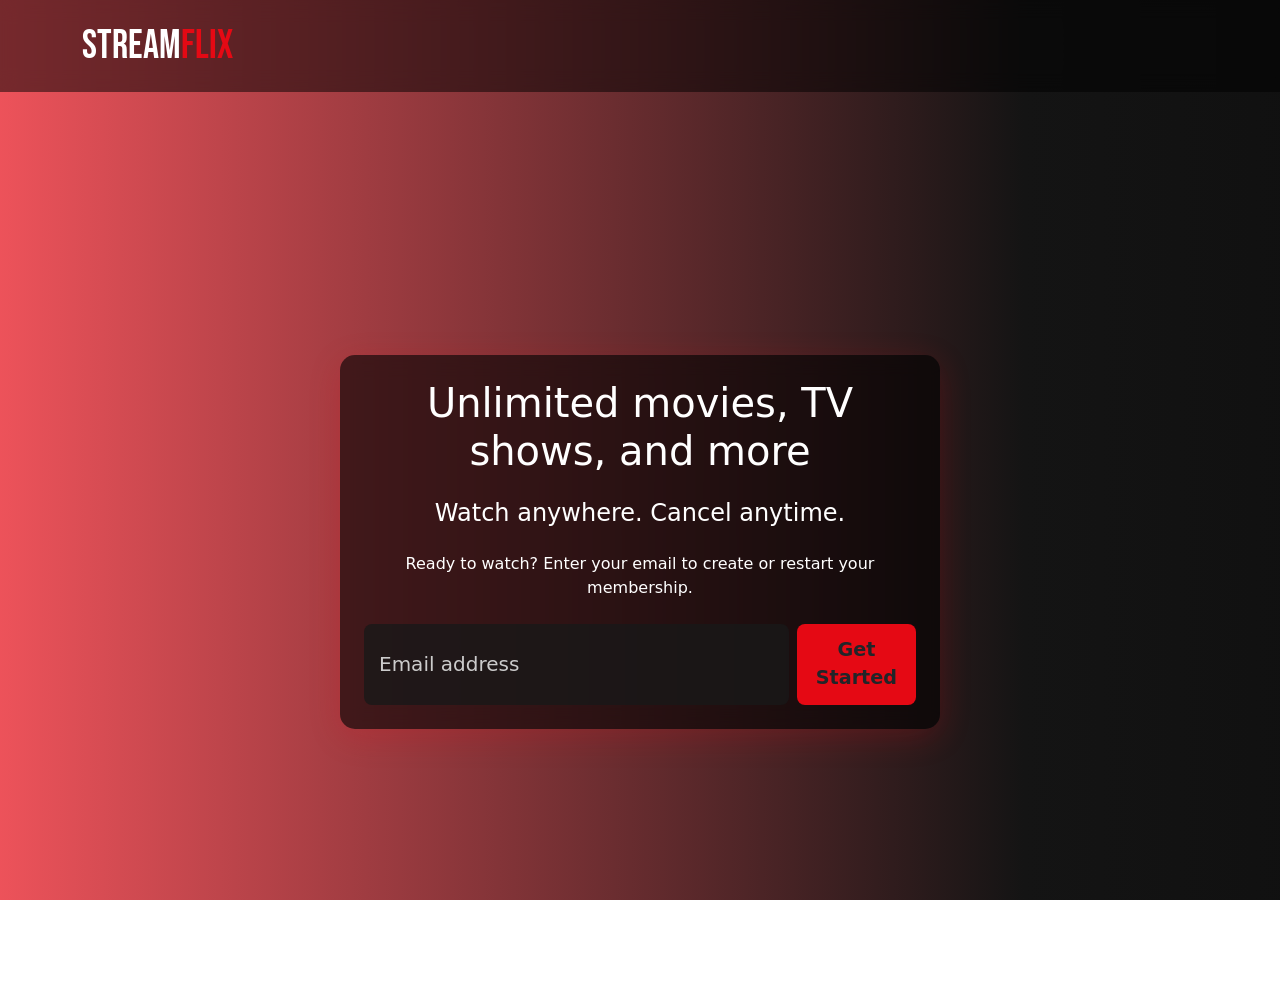
<file: index.html>
<!DOCTYPE html>
<html lang="en">
<head>
  <meta charset="UTF-8">
  <meta name="viewport" content="width=device-width, initial-scale=1">
  <title>Sign Up - StreamFlix</title>

  <!-- Bootstrap -->
  <link href="https://cdn.jsdelivr.net/npm/bootstrap@5.3.0/dist/css/bootstrap.min.css" rel="stylesheet">

  <!-- Google Fonts -->
  <link href="https://fonts.googleapis.com/css2?family=Bebas+Neue&display=swap" rel="stylesheet">

  <!-- Custom CSS -->
  <link rel="stylesheet" href="style/style.css">
</head>
<body>

<!-- Header -->
<header class="header">
  <div class="container d-flex align-items-center justify-content-between py-3">
    <div class="logo-text">Stream<span>Flix</span></div>
  </div>
</header>

<!-- Background Overlay -->
<div class="background-overlay d-flex align-items-center justify-content-center min-vh-100">
  <div class="signup-card text-center p-4">
    <h1 class="mb-4">Unlimited movies, TV shows, and more</h1>
    <h4 class="mb-4">Watch anywhere. Cancel anytime.</h4>
    <p class="mb-4">Ready to watch? Enter your email to create or restart your membership.</p>

    <form action="plan.html" method="GET" class="d-flex flex-column flex-md-row gap-2">
      <input type="email" required class="form-control form-control-lg" placeholder="Email address">
      <button type="submit" class="btn btn-continue">Get Started</button>
    </form>
  </div>
</div>

<!-- Bootstrap JS -->
<script src="https://cdn.jsdelivr.net/npm/bootstrap@5.3.0/dist/js/bootstrap.bundle.min.js"></script>

</body>
</html>
</file>
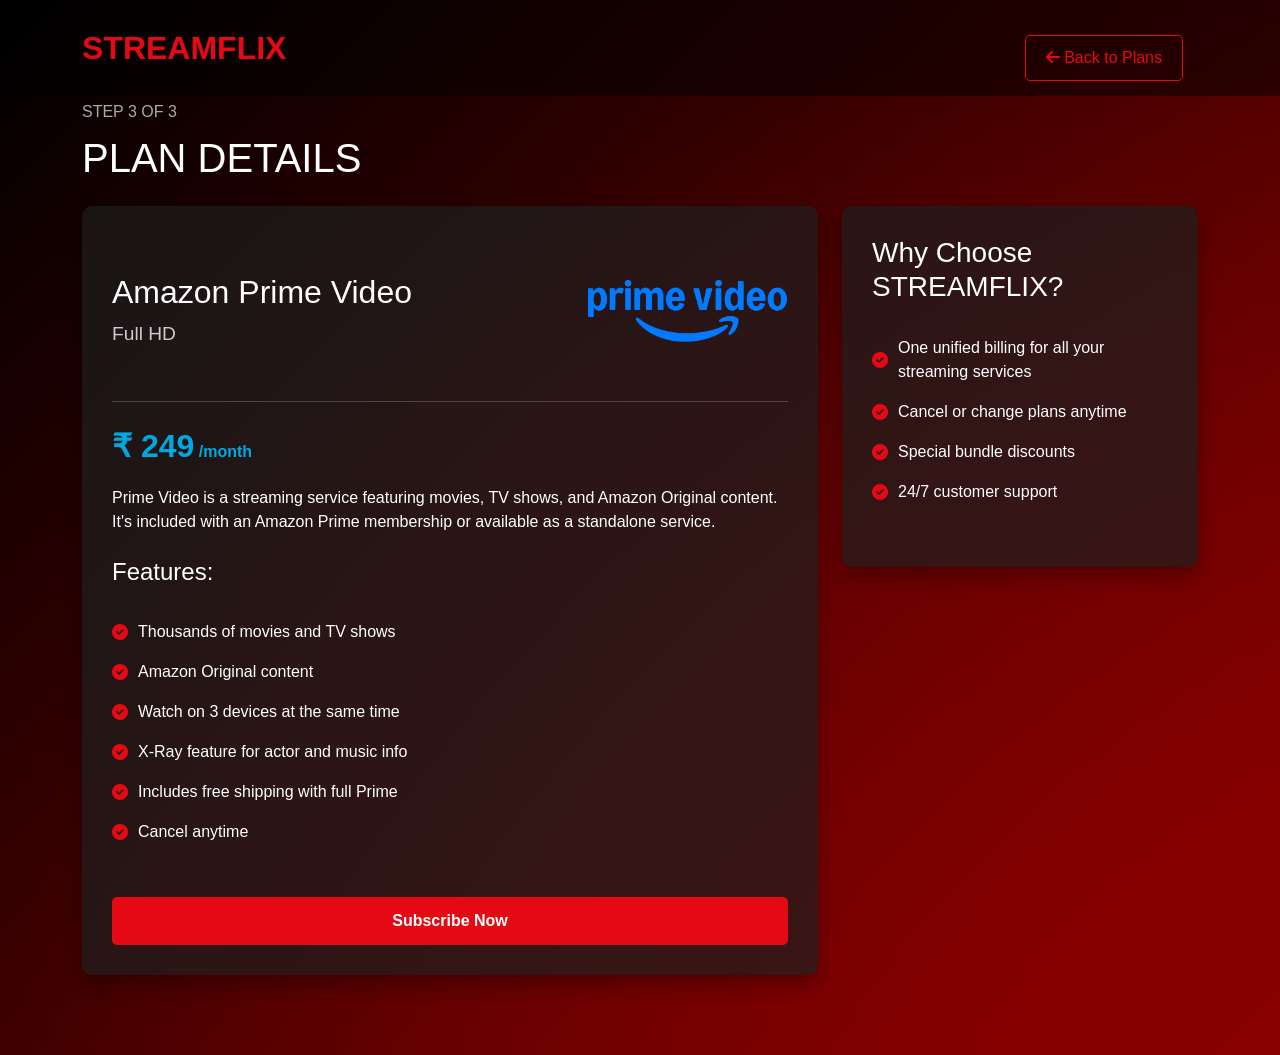
<file: amazonPrime.html>
<!DOCTYPE html>
<html lang="en">
<head>
    <meta charset="UTF-8">
    <meta name="viewport" content="width=device-width, initial-scale=1.0">
    <title>STREAMFLIX - Plan Description</title>
    <link href="https://cdnjs.cloudflare.com/ajax/libs/bootstrap/5.3.0/css/bootstrap.min.css" rel="stylesheet">
    <style>
        body {
            background: linear-gradient(135deg, #000000, #8B0000);
            color: white;
            font-family: 'Arial', sans-serif;
            margin: 0;
            padding: 0;
            min-height: 100vh;
            position: relative;
            overflow-x: hidden;
        }

        /* Background Animation */
        body:before {
            content: '';
            position: absolute;
            top: 0;
            left: 0;
            right: 0;
            bottom: 0;
            background: radial-gradient(ellipse at bottom right, rgba(139, 0, 0, 0.8) 0%, rgba(0, 0, 0, 0) 70%);
            animation: gradientShift 10s ease infinite;
            z-index: -1;
        }

        @keyframes gradientShift {
            0% { opacity: 0.5; }
            50% { opacity: 0.8; }
            100% { opacity: 0.5; }
        }

        .header {
            background-color: rgba(0, 0, 0, 0.5);
            padding: 15px 0;
            position: fixed;
            width: 100%;
            top: 0;
            z-index: 1000;
        }

        .logo {
            font-size: 2rem;
            font-weight: bold;
            color: #E50914;
            text-decoration: none;
        }

        .main-content {
            padding-top: 100px;
            padding-bottom: 50px;
        }

        .plan-card {
            background-color: rgba(30, 30, 30, 0.7);
            border-radius: 10px;
            padding: 30px;
            margin-bottom: 30px;
            box-shadow: 0 10px 20px rgba(0, 0, 0, 0.3);
            backdrop-filter: blur(5px);
        }

        .plan-header {
            border-bottom: 1px solid rgba(255, 255, 255, 0.2);
            padding-bottom: 15px;
            margin-bottom: 20px;
            display: flex;
            justify-content: space-between;
            align-items: center;
        }

        .service-logo {
            width: 200px;
            height: 150px;
            object-fit: contain;
            border-radius: 10px;
        }

        .plan-price {
            font-size: 2rem;
            font-weight: bold;
            color: #E50914;
        }

        .plan-resolution {
            font-size: 1.2rem;
            color: #cccccc;
        }

        .feature-list {
            margin: 25px 0;
        }

        .feature-item {
            padding: 8px 0;
            display: flex;
            align-items: center;
        }

        .feature-item i {
            color: #E50914;
            margin-right: 10px;
        }

        .btn-subscribe {
            background-color: #E50914;
            color: white;
            border: none;
            padding: 12px 24px;
            font-weight: bold;
            border-radius: 5px;
            width: 100%;
            margin-top: 20px;
            transition: background-color 0.3s;
        }

        .btn-subscribe:hover {
            background-color: #B20710;
        }

        .btn-back {
            background-color: transparent;
            border: 1px solid #E50914;
            color: #E50914;
            padding: 10px 20px;
            border-radius: 5px;
            margin-top: 20px;
            margin-right: 15px;
        }

        .btn-back:hover {
            background-color: rgba(229, 9, 20, 0.1);
        }

        .step-indicator {
            color: #aaa;
            font-size: 1rem;
            margin-bottom: 10px;
        }

        /* Service-specific color themes */
        .netflix-theme .plan-price {
            color: #E50914;
        }
        
        .disney-theme .plan-price {
            color: #0063e5;
        }
        
        .hbo-theme .plan-price {
            color: #5822b4;
        }
        
        .amazon-theme .plan-price {
            color: #00A8E1;
        }
        
        .hulu-theme .plan-price {
            color: #1CE783;
        }
    </style>
    <link href="https://cdnjs.cloudflare.com/ajax/libs/font-awesome/6.0.0-beta3/css/all.min.css" rel="stylesheet">
</head>
<body>
    <!-- Header -->
    <header class="header">
        <div class="container">
            <div class="d-flex justify-content-between align-items-center">
                <a href="index.html" class="logo">STREAMFLIX</a>
                <button class="btn btn-back" onclick="window.history.back()">
                    <i class="fas fa-arrow-left"></i> Back to Plans
                </button>
            </div>
        </div>
    </header>

    <!-- Main Content -->
    <div class="container main-content">
        <div class="step-indicator">STEP 3 OF 3</div>
        <h1 class="mb-4">PLAN DETAILS</h1>
        
        <!-- Plan Description Card -->
        <div class="row">
            <div class="col-lg-8">
                <div id="planDetails" class="plan-card netflix-theme">
                    <!-- Content will be dynamically populated by JavaScript -->
                </div>
            </div>
            <div class="col-lg-4">
                <div class="plan-card">
                    <h3>Why Choose STREAMFLIX?</h3>
                    <div class="feature-list">
                        <div class="feature-item">
                            <i class="fas fa-check-circle"></i>
                            <span>One unified billing for all your streaming services</span>
                        </div>
                        <div class="feature-item">
                            <i class="fas fa-check-circle"></i>
                            <span>Cancel or change plans anytime</span>
                        </div>
                        <div class="feature-item">
                            <i class="fas fa-check-circle"></i>
                            <span>Special bundle discounts</span>
                        </div>
                        <div class="feature-item">
                            <i class="fas fa-check-circle"></i>
                            <span>24/7 customer support</span>
                        </div>
                    </div>
                </div>
            </div>
        </div>
    </div>

    <script src="https://cdnjs.cloudflare.com/ajax/libs/bootstrap/5.3.0/js/bootstrap.bundle.min.js"></script>
    <script>
        // Function to get URL parameters
        function getUrlParam(param) {
            const urlParams = new URLSearchParams(window.location.search);
            return urlParams.get(param);
        }

        // Sample plan data (in a real app, this would come from a database or API)
        const planData = {
            netflix: {
                name: "Netflix",
                price: "$15.49",
                resolution: "4K Ultra HD",
                logo: "/api/placeholder/80/80", // Placeholder for Netflix logo
                themeClass: "netflix-theme",
                features: [
                    "Unlimited movies, TV shows and mobile games",
                    "Watch on 4 devices at the same time",
                    "Download on up to 6 devices at once",
                    "No ads or commercials",
                    "Cancel anytime",
                    "First month free"
                ],
                description: "Netflix is a streaming service that offers a wide variety of award-winning TV shows, movies, anime, documentaries, and more on thousands of internet-connected devices."
            },
            disney: {
                name: "Disney+",
                price: "$7.99",
                resolution: "Full HD",
                logo: "/api/placeholder/80/80", // Placeholder for Disney+ logo
                themeClass: "disney-theme",
                features: [
                    "Exclusive Disney, Pixar, Marvel, Star Wars content",
                    "Watch on 4 devices at the same time",
                    "Download and watch offline",
                    "GroupWatch feature",
                    "No ads (in basic plan)",
                    "Cancel anytime"
                ],
                description: "Disney+ is the streaming home for entertainment from Disney, Pixar, Marvel, Star Wars, and National Geographic."
            },
            hbo: {
                name: "HBO Max",
                price: "$14.99",
                resolution: "4K Ultra HD",
                logo: "/api/placeholder/80/80", // Placeholder for HBO Max logo
                themeClass: "hbo-theme",
                features: [
                    "Stream Warner Bros. movies same day as theaters",
                    "Entire HBO catalog + exclusive Max Originals",
                    "Watch on up to 3 devices at the same time",
                    "Create up to 5 personalized profiles",
                    "Download shows to watch offline",
                    "Cancel anytime"
                ],
                description: "HBO Max is a stand-alone streaming platform that bundles all of HBO together with even more TV favorites, blockbuster movies, and new Max Originals."
            },
            amazon: {
                name: "Amazon Prime Video",
                price: "₹ 249",
                resolution: "Full HD",
                logo: "./img/Prime_Video_logo_(2024).svg.png", // Placeholder for Amazon logo
                themeClass: "amazon-theme",
                features: [
                    "Thousands of movies and TV shows",
                    "Amazon Original content",
                    "Watch on 3 devices at the same time",
                    "X-Ray feature for actor and music info",
                    "Includes free shipping with full Prime",
                    "Cancel anytime"
                ],
                description: "Prime Video is a streaming service featuring movies, TV shows, and Amazon Original content. It's included with an Amazon Prime membership or available as a standalone service."
            },
            hulu: {
                name: "Hulu",
                price: "$7.99",
                resolution: "Full HD",
                logo: "/api/placeholder/80/80", // Placeholder for Hulu logo
                themeClass: "hulu-theme",
                features: [
                    "Stream over 85,000 episodes of TV",
                    "Access to current season of many shows",
                    "Hulu original content",
                    "Create up to 6 profiles",
                    "Watch on 2 screens at once",
                    "Cancel anytime"
                ],
                description: "Hulu is the leading premium streaming service offering live and on-demand TV and movies, with and without commercials, both in and outside the home."
            },
        };

        // When the page loads, populate the plan details based on the URL parameter
        document.addEventListener('DOMContentLoaded', function() {
            // Get the selected service from URL parameter, default to netflix if not specified
            const service = getUrlParam('service') || 'amazon';
            
            // Get the plan data for the selected service
            const plan = planData[service];
            
            if (plan) {
                // Update the plan card with appropriate theme class
                const planCard = document.getElementById('planDetails');
                planCard.className = `plan-card ${plan.themeClass}`;
                
                // Build the HTML content for the plan details
                let html = `
                    <div class="plan-header">
                        <div>
                            <h2>${plan.name}</h2>
                            <div class="plan-resolution">${plan.resolution}</div>
                        </div>
                        <img src="${plan.logo}" alt="${plan.name} logo" class="service-logo">
                    </div>
                    <div class="plan-price mb-3">${plan.price}<span class="fs-6"> /month</span></div>
                    <p>${plan.description}</p>
                    <h4 class="mt-4">Features:</h4>
                    <div class="feature-list">`;
                
                // Add each feature as a list item
                plan.features.forEach(feature => {
                    html += `
                        <div class="feature-item">
                            <i class="fas fa-check-circle"></i>
                            <span>${feature}</span>
                        </div>`;
                });
                
                html += `
                    </div>
                    <a href="payment.html" button class="btn btn-subscribe">Subscribe Now</button>`;
                
                // Insert the HTML content into the plan details card
                planCard.innerHTML = html;
            }
        });
    </script>
</body>
</html>
</file>
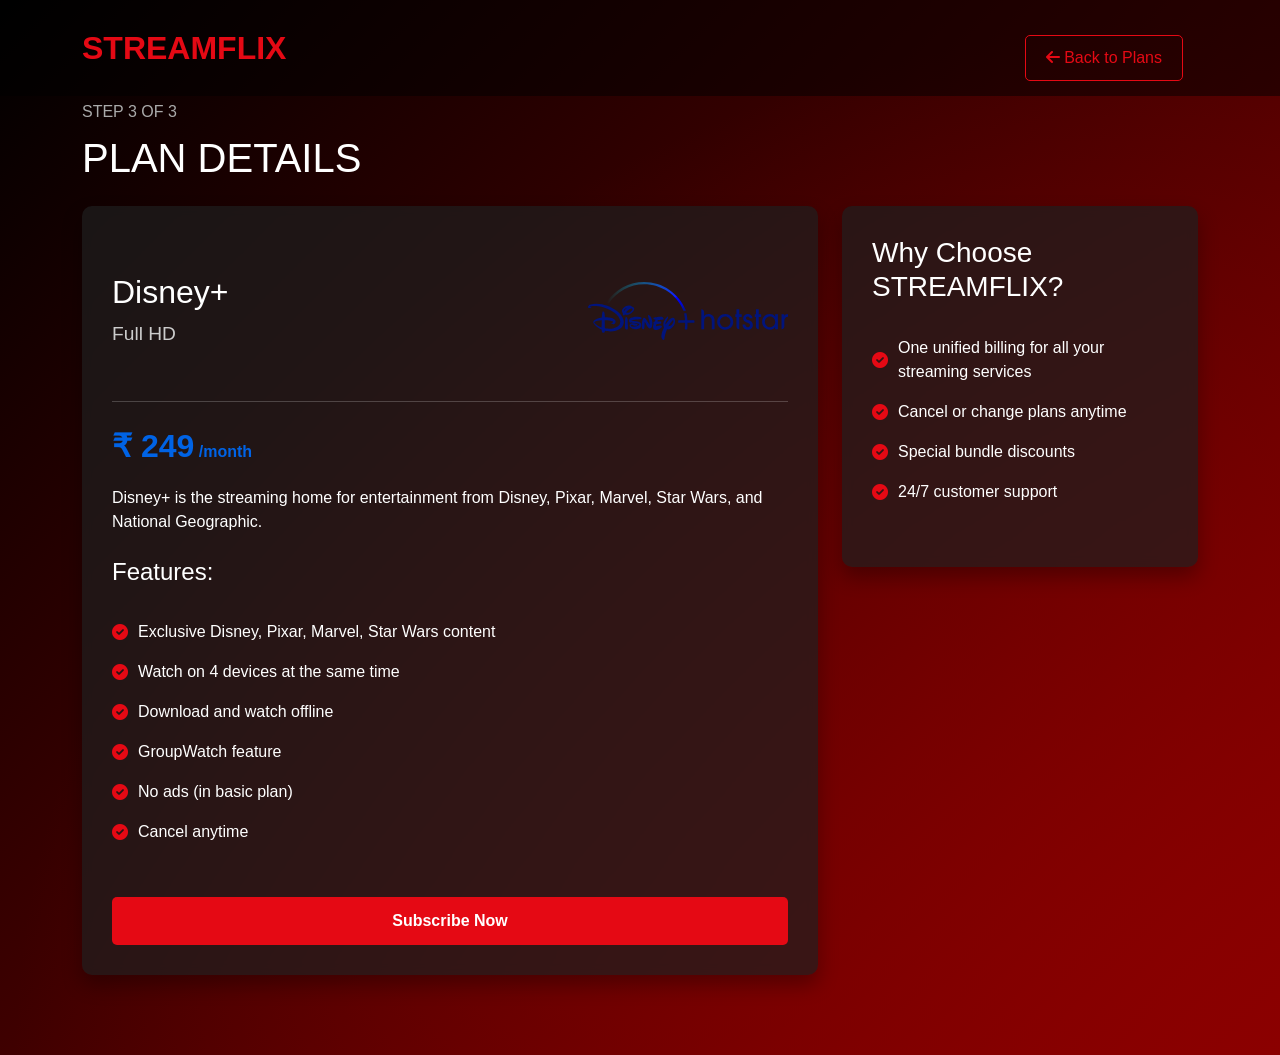
<file: disney.html>
<!DOCTYPE html>
<html lang="en">
<head>
    <meta charset="UTF-8">
    <meta name="viewport" content="width=device-width, initial-scale=1.0">
    <title>STREAMFLIX - Plan Description</title>
    <link href="https://cdnjs.cloudflare.com/ajax/libs/bootstrap/5.3.0/css/bootstrap.min.css" rel="stylesheet">
    <style>
        body {
            background: linear-gradient(135deg, #000000, #8B0000);
            color: white;
            font-family: 'Arial', sans-serif;
            margin: 0;
            padding: 0;
            min-height: 100vh;
            position: relative;
            overflow-x: hidden;
        }

        /* Background Animation */
        body:before {
            content: '';
            position: absolute;
            top: 0;
            left: 0;
            right: 0;
            bottom: 0;
            background: radial-gradient(ellipse at bottom right, rgba(139, 0, 0, 0.8) 0%, rgba(0, 0, 0, 0) 70%);
            animation: gradientShift 10s ease infinite;
            z-index: -1;
        }

        @keyframes gradientShift {
            0% { opacity: 0.5; }
            50% { opacity: 0.8; }
            100% { opacity: 0.5; }
        }

        .header {
            background-color: rgba(0, 0, 0, 0.5);
            padding: 15px 0;
            position: fixed;
            width: 100%;
            top: 0;
            z-index: 1000;
        }

        .logo {
            font-size: 2rem;
            font-weight: bold;
            color: #E50914;
            text-decoration: none;
        }

        .main-content {
            padding-top: 100px;
            padding-bottom: 50px;
        }

        .plan-card {
            background-color: rgba(30, 30, 30, 0.7);
            border-radius: 10px;
            padding: 30px;
            margin-bottom: 30px;
            box-shadow: 0 10px 20px rgba(0, 0, 0, 0.3);
            backdrop-filter: blur(5px);
        }

        .plan-header {
            border-bottom: 1px solid rgba(255, 255, 255, 0.2);
            padding-bottom: 15px;
            margin-bottom: 20px;
            display: flex;
            justify-content: space-between;
            align-items: center;
        }

        .service-logo {
            width: 200px;
            height: 150px;
            object-fit: contain;
            border-radius: 10px;
        }

        .plan-price {
            font-size: 2rem;
            font-weight: bold;
            color: #E50914;
        }

        .plan-resolution {
            font-size: 1.2rem;
            color: #cccccc;
        }

        .feature-list {
            margin: 25px 0;
        }

        .feature-item {
            padding: 8px 0;
            display: flex;
            align-items: center;
        }

        .feature-item i {
            color: #E50914;
            margin-right: 10px;
        }

        .btn-subscribe {
            background-color: #E50914;
            color: white;
            border: none;
            padding: 12px 24px;
            font-weight: bold;
            border-radius: 5px;
            width: 100%;
            margin-top: 20px;
            transition: background-color 0.3s;
        }

        .btn-subscribe:hover {
            background-color: #B20710;
        }

        .btn-back {
            background-color: transparent;
            border: 1px solid #E50914;
            color: #E50914;
            padding: 10px 20px;
            border-radius: 5px;
            margin-top: 20px;
            margin-right: 15px;
        }

        .btn-back:hover {
            background-color: rgba(229, 9, 20, 0.1);
        }

        .step-indicator {
            color: #aaa;
            font-size: 1rem;
            margin-bottom: 10px;
        }

        /* Service-specific color themes */
        .netflix-theme .plan-price {
            color: #E50914;
        }
        
        .disney-theme .plan-price {
            color: #0063e5;
        }
        
        .hbo-theme .plan-price {
            color: #5822b4;
        }
        
        .amazon-theme .plan-price {
            color: #00A8E1;
        }
        
        .hulu-theme .plan-price {
            color: #1CE783;
        }
    </style>
    <link href="https://cdnjs.cloudflare.com/ajax/libs/font-awesome/6.0.0-beta3/css/all.min.css" rel="stylesheet">
</head>
<body>
    <!-- Header -->
    <header class="header">
        <div class="container">
            <div class="d-flex justify-content-between align-items-center">
                <a href="index.html" class="logo">STREAMFLIX</a>
                <button class="btn btn-back" onclick="window.history.back()">
                    <i class="fas fa-arrow-left"></i> Back to Plans
                </button>
            </div>
        </div>
    </header>

    <!-- Main Content -->
    <div class="container main-content">
        <div class="step-indicator">STEP 3 OF 3</div>
        <h1 class="mb-4">PLAN DETAILS</h1>
        
        <!-- Plan Description Card -->
        <div class="row">
            <div class="col-lg-8">
                <div id="planDetails" class="plan-card netflix-theme">
                    <!-- Content will be dynamically populated by JavaScript -->
                </div>
            </div>
            <div class="col-lg-4">
                <div class="plan-card">
                    <h3>Why Choose STREAMFLIX?</h3>
                    <div class="feature-list">
                        <div class="feature-item">
                            <i class="fas fa-check-circle"></i>
                            <span>One unified billing for all your streaming services</span>
                        </div>
                        <div class="feature-item">
                            <i class="fas fa-check-circle"></i>
                            <span>Cancel or change plans anytime</span>
                        </div>
                        <div class="feature-item">
                            <i class="fas fa-check-circle"></i>
                            <span>Special bundle discounts</span>
                        </div>
                        <div class="feature-item">
                            <i class="fas fa-check-circle"></i>
                            <span>24/7 customer support</span>
                        </div>
                    </div>
                </div>
            </div>
        </div>
    </div>

    <script src="https://cdnjs.cloudflare.com/ajax/libs/bootstrap/5.3.0/js/bootstrap.bundle.min.js"></script>
    <script>
        // Function to get URL parameters
        function getUrlParam(param) {
            const urlParams = new URLSearchParams(window.location.search);
            return urlParams.get(param);
        }

        // Sample plan data (in a real app, this would come from a database or API)
        const planData = {
            netflix: {
                name: "Netflix",
                price: "$15.49",
                resolution: "4K Ultra HD",
                logo: "/api/placeholder/80/80", // Placeholder for Netflix logo
                themeClass: "netflix-theme",
                features: [
                    "Unlimited movies, TV shows and mobile games",
                    "Watch on 4 devices at the same time",
                    "Download on up to 6 devices at once",
                    "No ads or commercials",
                    "Cancel anytime",
                    "First month free"
                ],
                description: "Netflix is a streaming service that offers a wide variety of award-winning TV shows, movies, anime, documentaries, and more on thousands of internet-connected devices."
            },
            disney: {
                name: "Disney+",
                price: "₹ 249",
                resolution: "Full HD",
                logo: "./img/Disney+_Hotstar_logo.svg", // Placeholder for Disney+ logo
                themeClass: "disney-theme",
                features: [
                    "Exclusive Disney, Pixar, Marvel, Star Wars content",
                    "Watch on 4 devices at the same time",
                    "Download and watch offline",
                    "GroupWatch feature",
                    "No ads (in basic plan)",
                    "Cancel anytime"
                ],
                description: "Disney+ is the streaming home for entertainment from Disney, Pixar, Marvel, Star Wars, and National Geographic."
            },
            hbo: {
                name: "HBO Max",
                price: "$14.99",
                resolution: "4K Ultra HD",
                logo: "/api/placeholder/80/80", // Placeholder for HBO Max logo
                themeClass: "hbo-theme",
                features: [
                    "Stream Warner Bros. movies same day as theaters",
                    "Entire HBO catalog + exclusive Max Originals",
                    "Watch on up to 3 devices at the same time",
                    "Create up to 5 personalized profiles",
                    "Download shows to watch offline",
                    "Cancel anytime"
                ],
                description: "HBO Max is a stand-alone streaming platform that bundles all of HBO together with even more TV favorites, blockbuster movies, and new Max Originals."
            },
            amazon: {
                name: "Amazon Prime Video",
                price: "$8.99",
                resolution: "Full HD",
                logo: "/api/placeholder/80/80", // Placeholder for Amazon logo
                themeClass: "amazon-theme",
                features: [
                    "Thousands of movies and TV shows",
                    "Amazon Original content",
                    "Watch on 3 devices at the same time",
                    "X-Ray feature for actor and music info",
                    "Includes free shipping with full Prime",
                    "Cancel anytime"
                ],
                description: "Prime Video is a streaming service featuring movies, TV shows, and Amazon Original content. It's included with an Amazon Prime membership or available as a standalone service."
            },
            hulu: {
                name: "Hulu",
                price: "$7.99",
                resolution: "Full HD",
                logo: "/api/placeholder/80/80", // Placeholder for Hulu logo
                themeClass: "hulu-theme",
                features: [
                    "Stream over 85,000 episodes of TV",
                    "Access to current season of many shows",
                    "Hulu original content",
                    "Create up to 6 profiles",
                    "Watch on 2 screens at once",
                    "Cancel anytime"
                ],
                description: "Hulu is the leading premium streaming service offering live and on-demand TV and movies, with and without commercials, both in and outside the home."
            },
        };

        // When the page loads, populate the plan details based on the URL parameter
        document.addEventListener('DOMContentLoaded', function() {
            // Get the selected service from URL parameter, default to netflix if not specified
            const service = getUrlParam('service') || 'disney';
            
            // Get the plan data for the selected service
            const plan = planData[service];
            
            if (plan) {
                // Update the plan card with appropriate theme class
                const planCard = document.getElementById('planDetails');
                planCard.className = `plan-card ${plan.themeClass}`;
                
                // Build the HTML content for the plan details
                let html = `
                    <div class="plan-header">
                        <div>
                            <h2>${plan.name}</h2>
                            <div class="plan-resolution">${plan.resolution}</div>
                        </div>
                        <img src="${plan.logo}" alt="${plan.name} logo" class="service-logo">
                    </div>
                    <div class="plan-price mb-3">${plan.price}<span class="fs-6"> /month</span></div>
                    <p>${plan.description}</p>
                    <h4 class="mt-4">Features:</h4>
                    <div class="feature-list">`;
                
                // Add each feature as a list item
                plan.features.forEach(feature => {
                    html += `
                        <div class="feature-item">
                            <i class="fas fa-check-circle"></i>
                            <span>${feature}</span>
                        </div>`;
                });
                
                html += `
                    </div>
                    <a href="payment.html" button class="btn btn-subscribe">Subscribe Now</button>`;
                
                // Insert the HTML content into the plan details card
                planCard.innerHTML = html;
            }
        });
    </script>
</body>
</html>
</file>
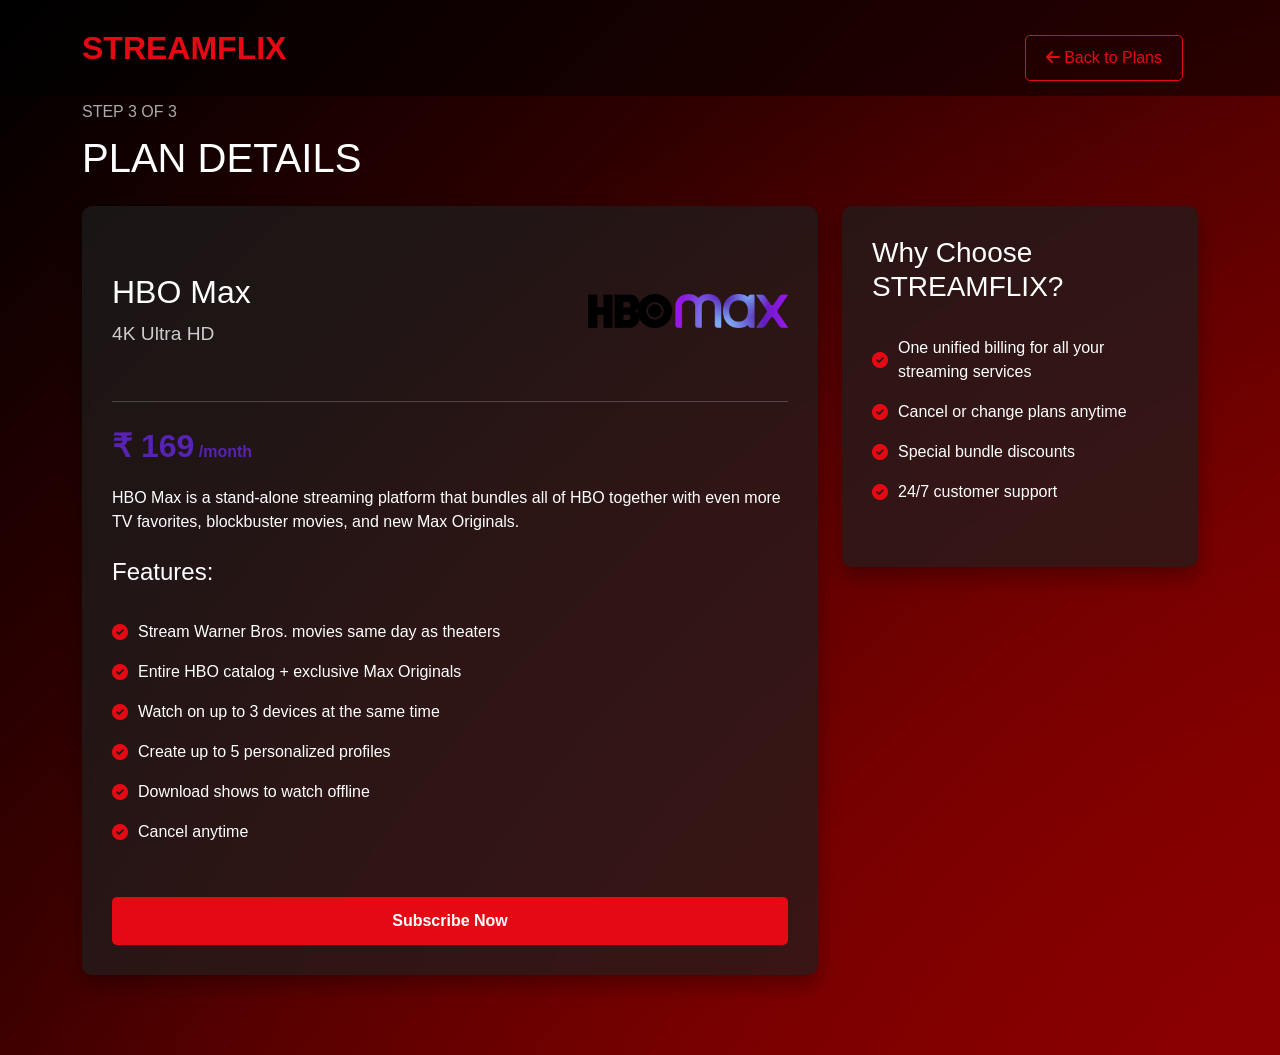
<file: hbo.html>
<!DOCTYPE html>
<html lang="en">
<head>
    <meta charset="UTF-8">
    <meta name="viewport" content="width=device-width, initial-scale=1.0">
    <title>STREAMFLIX - Plan Description</title>
    <link href="https://cdnjs.cloudflare.com/ajax/libs/bootstrap/5.3.0/css/bootstrap.min.css" rel="stylesheet">
    <style>
        body {
            background: linear-gradient(135deg, #000000, #8B0000);
            color: white;
            font-family: 'Arial', sans-serif;
            margin: 0;
            padding: 0;
            min-height: 100vh;
            position: relative;
            overflow-x: hidden;
        }

        /* Background Animation */
        body:before {
            content: '';
            position: absolute;
            top: 0;
            left: 0;
            right: 0;
            bottom: 0;
            background: radial-gradient(ellipse at bottom right, rgba(139, 0, 0, 0.8) 0%, rgba(0, 0, 0, 0) 70%);
            animation: gradientShift 10s ease infinite;
            z-index: -1;
        }

        @keyframes gradientShift {
            0% { opacity: 0.5; }
            50% { opacity: 0.8; }
            100% { opacity: 0.5; }
        }

        .header {
            background-color: rgba(0, 0, 0, 0.5);
            padding: 15px 0;
            position: fixed;
            width: 100%;
            top: 0;
            z-index: 1000;
        }

        .logo {
            font-size: 2rem;
            font-weight: bold;
            color: #E50914;
            text-decoration: none;
        }

        .main-content {
            padding-top: 100px;
            padding-bottom: 50px;
        }

        .plan-card {
            background-color: rgba(30, 30, 30, 0.7);
            border-radius: 10px;
            padding: 30px;
            margin-bottom: 30px;
            box-shadow: 0 10px 20px rgba(0, 0, 0, 0.3);
            backdrop-filter: blur(5px);
        }

        .plan-header {
            border-bottom: 1px solid rgba(255, 255, 255, 0.2);
            padding-bottom: 15px;
            margin-bottom: 20px;
            display: flex;
            justify-content: space-between;
            align-items: center;
        }

        .service-logo {
            width: 200px;
            height: 150px;
            object-fit: contain;
            border-radius: 10px;
        }

        .plan-price {
            font-size: 2rem;
            font-weight: bold;
            color: #E50914;
        }

        .plan-resolution {
            font-size: 1.2rem;
            color: #cccccc;
        }

        .feature-list {
            margin: 25px 0;
        }

        .feature-item {
            padding: 8px 0;
            display: flex;
            align-items: center;
        }

        .feature-item i {
            color: #E50914;
            margin-right: 10px;
        }

        .btn-subscribe {
            background-color: #E50914;
            color: white;
            border: none;
            padding: 12px 24px;
            font-weight: bold;
            border-radius: 5px;
            width: 100%;
            margin-top: 20px;
            transition: background-color 0.3s;
        }

        .btn-subscribe:hover {
            background-color: #B20710;
        }

        .btn-back {
            background-color: transparent;
            border: 1px solid #E50914;
            color: #E50914;
            padding: 10px 20px;
            border-radius: 5px;
            margin-top: 20px;
            margin-right: 15px;
        }

        .btn-back:hover {
            background-color: rgba(229, 9, 20, 0.1);
        }

        .step-indicator {
            color: #aaa;
            font-size: 1rem;
            margin-bottom: 10px;
        }

        /* Service-specific color themes */
        .netflix-theme .plan-price {
            color: #E50914;
        }
        
        .disney-theme .plan-price {
            color: #0063e5;
        }
        
        .hbo-theme .plan-price {
            color: #5822b4;
        }
        
        .amazon-theme .plan-price {
            color: #00A8E1;
        }
        
        .hulu-theme .plan-price {
            color: #1CE783;
        }
    </style>
    <link href="https://cdnjs.cloudflare.com/ajax/libs/font-awesome/6.0.0-beta3/css/all.min.css" rel="stylesheet">
</head>
<body>
    <!-- Header -->
    <header class="header">
        <div class="container">
            <div class="d-flex justify-content-between align-items-center">
                <a href="index.html" class="logo">STREAMFLIX</a>
                <button class="btn btn-back" onclick="window.history.back()">
                    <i class="fas fa-arrow-left"></i> Back to Plans
                </button>
            </div>
        </div>
    </header>

    <!-- Main Content -->
    <div class="container main-content">
        <div class="step-indicator">STEP 3 OF 3</div>
        <h1 class="mb-4">PLAN DETAILS</h1>
        
        <!-- Plan Description Card -->
        <div class="row">
            <div class="col-lg-8">
                <div id="planDetails" class="plan-card netflix-theme">
                    <!-- Content will be dynamically populated by JavaScript -->
                </div>
            </div>
            <div class="col-lg-4">
                <div class="plan-card">
                    <h3>Why Choose STREAMFLIX?</h3>
                    <div class="feature-list">
                        <div class="feature-item">
                            <i class="fas fa-check-circle"></i>
                            <span>One unified billing for all your streaming services</span>
                        </div>
                        <div class="feature-item">
                            <i class="fas fa-check-circle"></i>
                            <span>Cancel or change plans anytime</span>
                        </div>
                        <div class="feature-item">
                            <i class="fas fa-check-circle"></i>
                            <span>Special bundle discounts</span>
                        </div>
                        <div class="feature-item">
                            <i class="fas fa-check-circle"></i>
                            <span>24/7 customer support</span>
                        </div>
                    </div>
                </div>
            </div>
        </div>
    </div>

    <script src="https://cdnjs.cloudflare.com/ajax/libs/bootstrap/5.3.0/js/bootstrap.bundle.min.js"></script>
    <script>
        // Function to get URL parameters
        function getUrlParam(param) {
            const urlParams = new URLSearchParams(window.location.search);
            return urlParams.get(param);
        }

        // Sample plan data (in a real app, this would come from a database or API)
        const planData = {
            netflix: {
                name: "Netflix",
                price: "$15.49",
                resolution: "4K Ultra HD",
                logo: "/api/placeholder/80/80", // Placeholder for Netflix logo
                themeClass: "netflix-theme",
                features: [
                    "Unlimited movies, TV shows and mobile games",
                    "Watch on 4 devices at the same time",
                    "Download on up to 6 devices at once",
                    "No ads or commercials",
                    "Cancel anytime",
                    "First month free"
                ],
                description: "Netflix is a streaming service that offers a wide variety of award-winning TV shows, movies, anime, documentaries, and more on thousands of internet-connected devices."
            },
            disney: {
                name: "Disney+",
                price: "$7.99",
                resolution: "Full HD",
                logo: "/api/placeholder/80/80", // Placeholder for Disney+ logo
                themeClass: "disney-theme",
                features: [
                    "Exclusive Disney, Pixar, Marvel, Star Wars content",
                    "Watch on 4 devices at the same time",
                    "Download and watch offline",
                    "GroupWatch feature",
                    "No ads (in basic plan)",
                    "Cancel anytime"
                ],
                description: "Disney+ is the streaming home for entertainment from Disney, Pixar, Marvel, Star Wars, and National Geographic."
            },
            hbo: {
                name: "HBO Max",
                price: "₹ 169",
                resolution: "4K Ultra HD",
                logo: "./img/HBO_Max_Logo.svg.png", // Placeholder for HBO Max logo
                themeClass: "hbo-theme",
                features: [
                    "Stream Warner Bros. movies same day as theaters",
                    "Entire HBO catalog + exclusive Max Originals",
                    "Watch on up to 3 devices at the same time",
                    "Create up to 5 personalized profiles",
                    "Download shows to watch offline",
                    "Cancel anytime"
                ],
                description: "HBO Max is a stand-alone streaming platform that bundles all of HBO together with even more TV favorites, blockbuster movies, and new Max Originals."
            },
            amazon: {
                name: "Amazon Prime Video",
                price: "$8.99",
                resolution: "Full HD",
                logo: "/api/placeholder/80/80", // Placeholder for Amazon logo
                themeClass: "amazon-theme",
                features: [
                    "Thousands of movies and TV shows",
                    "Amazon Original content",
                    "Watch on 3 devices at the same time",
                    "X-Ray feature for actor and music info",
                    "Includes free shipping with full Prime",
                    "Cancel anytime"
                ],
                description: "Prime Video is a streaming service featuring movies, TV shows, and Amazon Original content. It's included with an Amazon Prime membership or available as a standalone service."
            },
            hulu: {
                name: "Hulu",
                price: "$7.99",
                resolution: "Full HD",
                logo: "/api/placeholder/80/80", // Placeholder for Hulu logo
                themeClass: "hulu-theme",
                features: [
                    "Stream over 85,000 episodes of TV",
                    "Access to current season of many shows",
                    "Hulu original content",
                    "Create up to 6 profiles",
                    "Watch on 2 screens at once",
                    "Cancel anytime"
                ],
                description: "Hulu is the leading premium streaming service offering live and on-demand TV and movies, with and without commercials, both in and outside the home."
            },
        };

        // When the page loads, populate the plan details based on the URL parameter
        document.addEventListener('DOMContentLoaded', function() {
            // Get the selected service from URL parameter, default to netflix if not specified
            const service = getUrlParam('service') || 'hbo';
            
            // Get the plan data for the selected service
            const plan = planData[service];
            
            if (plan) {
                // Update the plan card with appropriate theme class
                const planCard = document.getElementById('planDetails');
                planCard.className = `plan-card ${plan.themeClass}`;
                
                // Build the HTML content for the plan details
                let html = `
                    <div class="plan-header">
                        <div>
                            <h2>${plan.name}</h2>
                            <div class="plan-resolution">${plan.resolution}</div>
                        </div>
                        <img src="${plan.logo}" alt="${plan.name} logo" class="service-logo">
                    </div>
                    <div class="plan-price mb-3">${plan.price}<span class="fs-6"> /month</span></div>
                    <p>${plan.description}</p>
                    <h4 class="mt-4">Features:</h4>
                    <div class="feature-list">`;
                
                // Add each feature as a list item
                plan.features.forEach(feature => {
                    html += `
                        <div class="feature-item">
                            <i class="fas fa-check-circle"></i>
                            <span>${feature}</span>
                        </div>`;
                });
                
                html += `
                    </div>
                    <a href="payment.html" button class="btn btn-subscribe">Subscribe Now</button>`;
                
                // Insert the HTML content into the plan details card
                planCard.innerHTML = html;
            }
        });
    </script>
</body>
</html>
</file>
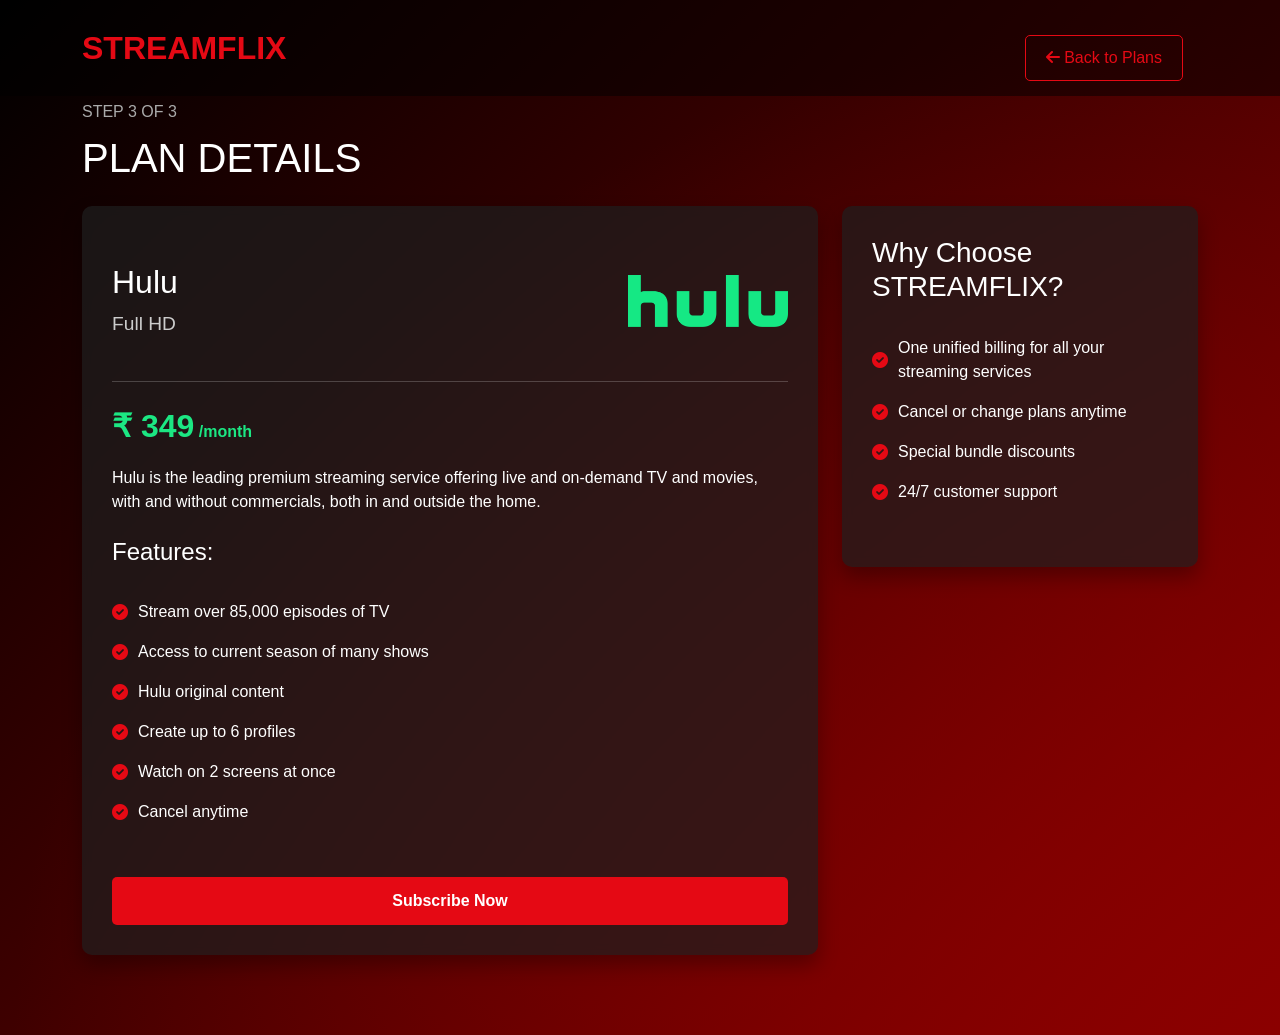
<file: hulu.html>
<!DOCTYPE html>
<html lang="en">
<head>
    <meta charset="UTF-8">
    <meta name="viewport" content="width=device-width, initial-scale=1.0">
    <title>STREAMFLIX - Plan Description</title>
    <link href="https://cdnjs.cloudflare.com/ajax/libs/bootstrap/5.3.0/css/bootstrap.min.css" rel="stylesheet">
    <style>
        body {
            background: linear-gradient(135deg, #000000, #8B0000);
            color: white;
            font-family: 'Arial', sans-serif;
            margin: 0;
            padding: 0;
            min-height: 100vh;
            position: relative;
            overflow-x: hidden;
        }

        /* Background Animation */
        body:before {
            content: '';
            position: absolute;
            top: 0;
            left: 0;
            right: 0;
            bottom: 0;
            background: radial-gradient(ellipse at bottom right, rgba(139, 0, 0, 0.8) 0%, rgba(0, 0, 0, 0) 70%);
            animation: gradientShift 10s ease infinite;
            z-index: -1;
        }

        @keyframes gradientShift {
            0% { opacity: 0.5; }
            50% { opacity: 0.8; }
            100% { opacity: 0.5; }
        }

        .header {
            background-color: rgba(0, 0, 0, 0.5);
            padding: 15px 0;
            position: fixed;
            width: 100%;
            top: 0;
            z-index: 1000;
        }

        .logo {
            font-size: 2rem;
            font-weight: bold;
            color: #E50914;
            text-decoration: none;
        }

        .main-content {
            padding-top: 100px;
            padding-bottom: 50px;
        }

        .plan-card {
            background-color: rgba(30, 30, 30, 0.7);
            border-radius: 10px;
            padding: 30px;
            margin-bottom: 30px;
            box-shadow: 0 10px 20px rgba(0, 0, 0, 0.3);
            backdrop-filter: blur(5px);
        }

        .plan-header {
            border-bottom: 1px solid rgba(255, 255, 255, 0.2);
            padding-bottom: 15px;
            margin-bottom: 20px;
            display: flex;
            justify-content: space-between;
            align-items: center;
        }

        .service-logo {
            width: 160px;
            height: 130px;
            object-fit: contain;
            border-radius: 10px;
        }

        .plan-price {
            font-size: 2rem;
            font-weight: bold;
            color: #E50914;
        }

        .plan-resolution {
            font-size: 1.2rem;
            color: #cccccc;
        }

        .feature-list {
            margin: 25px 0;
        }

        .feature-item {
            padding: 8px 0;
            display: flex;
            align-items: center;
        }

        .feature-item i {
            color: #E50914;
            margin-right: 10px;
        }

        .btn-subscribe {
            background-color: #E50914;
            color: white;
            border: none;
            padding: 12px 24px;
            font-weight: bold;
            border-radius: 5px;
            width: 100%;
            margin-top: 20px;
            transition: background-color 0.3s;
        }

        .btn-subscribe:hover {
            background-color: #B20710;
        }

        .btn-back {
            background-color: transparent;
            border: 1px solid #E50914;
            color: #E50914;
            padding: 10px 20px;
            border-radius: 5px;
            margin-top: 20px;
            margin-right: 15px;
        }

        .btn-back:hover {
            background-color: rgba(229, 9, 20, 0.1);
        }

        .step-indicator {
            color: #aaa;
            font-size: 1rem;
            margin-bottom: 10px;
        }

        /* Service-specific color themes */
        .netflix-theme .plan-price {
            color: #E50914;
        }
        
        .disney-theme .plan-price {
            color: #0063e5;
        }
        
        .hbo-theme .plan-price {
            color: #5822b4;
        }
        
        .amazon-theme .plan-price {
            color: #00A8E1;
        }
        
        .hulu-theme .plan-price {
            color: #1CE783;
        }
    </style>
    <link href="https://cdnjs.cloudflare.com/ajax/libs/font-awesome/6.0.0-beta3/css/all.min.css" rel="stylesheet">
</head>
<body>
    <!-- Header -->
    <header class="header">
        <div class="container">
            <div class="d-flex justify-content-between align-items-center">
                <a href="index.html" class="logo">STREAMFLIX</a>
                <button class="btn btn-back" onclick="window.history.back()">
                    <i class="fas fa-arrow-left"></i> Back to Plans
                </button>
            </div>
        </div>
    </header>

    <!-- Main Content -->
    <div class="container main-content">
        <div class="step-indicator">STEP 3 OF 3</div>
        <h1 class="mb-4">PLAN DETAILS</h1>
        
        <!-- Plan Description Card -->
        <div class="row">
            <div class="col-lg-8">
                <div id="planDetails" class="plan-card netflix-theme">
                    <!-- Content will be dynamically populated by JavaScript -->
                </div>
            </div>
            <div class="col-lg-4">
                <div class="plan-card">
                    <h3>Why Choose STREAMFLIX?</h3>
                    <div class="feature-list">
                        <div class="feature-item">
                            <i class="fas fa-check-circle"></i>
                            <span>One unified billing for all your streaming services</span>
                        </div>
                        <div class="feature-item">
                            <i class="fas fa-check-circle"></i>
                            <span>Cancel or change plans anytime</span>
                        </div>
                        <div class="feature-item">
                            <i class="fas fa-check-circle"></i>
                            <span>Special bundle discounts</span>
                        </div>
                        <div class="feature-item">
                            <i class="fas fa-check-circle"></i>
                            <span>24/7 customer support</span>
                        </div>
                    </div>
                </div>
            </div>
        </div>
    </div>

    <script src="https://cdnjs.cloudflare.com/ajax/libs/bootstrap/5.3.0/js/bootstrap.bundle.min.js"></script>
    <script>
        // Function to get URL parameters
        function getUrlParam(param) {
            const urlParams = new URLSearchParams(window.location.search);
            return urlParams.get(param);
        }

        // Sample plan data (in a real app, this would come from a database or API)
        const planData = {
            netflix: {
                name: "Netflix",
                price: "$15.49",
                resolution: "4K Ultra HD",
                logo: "/api/placeholder/80/80", // Placeholder for Netflix logo
                themeClass: "netflix-theme",
                features: [
                    "Unlimited movies, TV shows and mobile games",
                    "Watch on 4 devices at the same time",
                    "Download on up to 6 devices at once",
                    "No ads or commercials",
                    "Cancel anytime",
                    "First month free"
                ],
                description: "Netflix is a streaming service that offers a wide variety of award-winning TV shows, movies, anime, documentaries, and more on thousands of internet-connected devices."
            },
            disney: {
                name: "Disney+",
                price: "$7.99",
                resolution: "Full HD",
                logo: "/api/placeholder/80/80", // Placeholder for Disney+ logo
                themeClass: "disney-theme",
                features: [
                    "Exclusive Disney, Pixar, Marvel, Star Wars content",
                    "Watch on 4 devices at the same time",
                    "Download and watch offline",
                    "GroupWatch feature",
                    "No ads (in basic plan)",
                    "Cancel anytime"
                ],
                description: "Disney+ is the streaming home for entertainment from Disney, Pixar, Marvel, Star Wars, and National Geographic."
            },
            hbo: {
                name: "HBO Max",
                price: "$14.99",
                resolution: "4K Ultra HD",
                logo: "/api/placeholder/80/80", // Placeholder for HBO Max logo
                themeClass: "hbo-theme",
                features: [
                    "Stream Warner Bros. movies same day as theaters",
                    "Entire HBO catalog + exclusive Max Originals",
                    "Watch on up to 3 devices at the same time",
                    "Create up to 5 personalized profiles",
                    "Download shows to watch offline",
                    "Cancel anytime"
                ],
                description: "HBO Max is a stand-alone streaming platform that bundles all of HBO together with even more TV favorites, blockbuster movies, and new Max Originals."
            },
            amazon: {
                name: "Amazon Prime Video",
                price: "$8.99",
                resolution: "Full HD",
                logo: "/api/placeholder/80/80", // Placeholder for Amazon logo
                themeClass: "amazon-theme",
                features: [
                    "Thousands of movies and TV shows",
                    "Amazon Original content",
                    "Watch on 3 devices at the same time",
                    "X-Ray feature for actor and music info",
                    "Includes free shipping with full Prime",
                    "Cancel anytime"
                ],
                description: "Prime Video is a streaming service featuring movies, TV shows, and Amazon Original content. It's included with an Amazon Prime membership or available as a standalone service."
            },
            hulu: {
                name: "Hulu",
                price: "₹ 349",
                resolution: "Full HD",
                logo: "./img/hulu-logo-black-transparent.png", // Placeholder for Hulu logo
                themeClass: "hulu-theme",
                features: [
                    "Stream over 85,000 episodes of TV",
                    "Access to current season of many shows",
                    "Hulu original content",
                    "Create up to 6 profiles",
                    "Watch on 2 screens at once",
                    "Cancel anytime"
                ],
                description: "Hulu is the leading premium streaming service offering live and on-demand TV and movies, with and without commercials, both in and outside the home."
            },
        };

        // When the page loads, populate the plan details based on the URL parameter
        document.addEventListener('DOMContentLoaded', function() {
            // Get the selected service from URL parameter, default to netflix if not specified
            const service = getUrlParam('service') || 'hulu';
            
            // Get the plan data for the selected service
            const plan = planData[service];
            
            if (plan) {
                // Update the plan card with appropriate theme class
                const planCard = document.getElementById('planDetails');
                planCard.className = `plan-card ${plan.themeClass}`;
                
                // Build the HTML content for the plan details
                let html = `
                    <div class="plan-header">
                        <div>
                            <h2>${plan.name}</h2>
                            <div class="plan-resolution">${plan.resolution}</div>
                        </div>
                        <img src="${plan.logo}" alt="${plan.name} logo" class="service-logo">
                    </div>
                    <div class="plan-price mb-3">${plan.price}<span class="fs-6"> /month</span></div>
                    <p>${plan.description}</p>
                    <h4 class="mt-4">Features:</h4>
                    <div class="feature-list">`;
                
                // Add each feature as a list item
                plan.features.forEach(feature => {
                    html += `
                        <div class="feature-item">
                            <i class="fas fa-check-circle"></i>
                            <span>${feature}</span>
                        </div>`;
                });
                
                html += `
                    </div>
                    <a href="payment.html" button class="btn btn-subscribe">Subscribe Now</button>`;
                
                // Insert the HTML content into the plan details card
                planCard.innerHTML = html;
            }
        });
    </script>
</body>
</html>
</file>
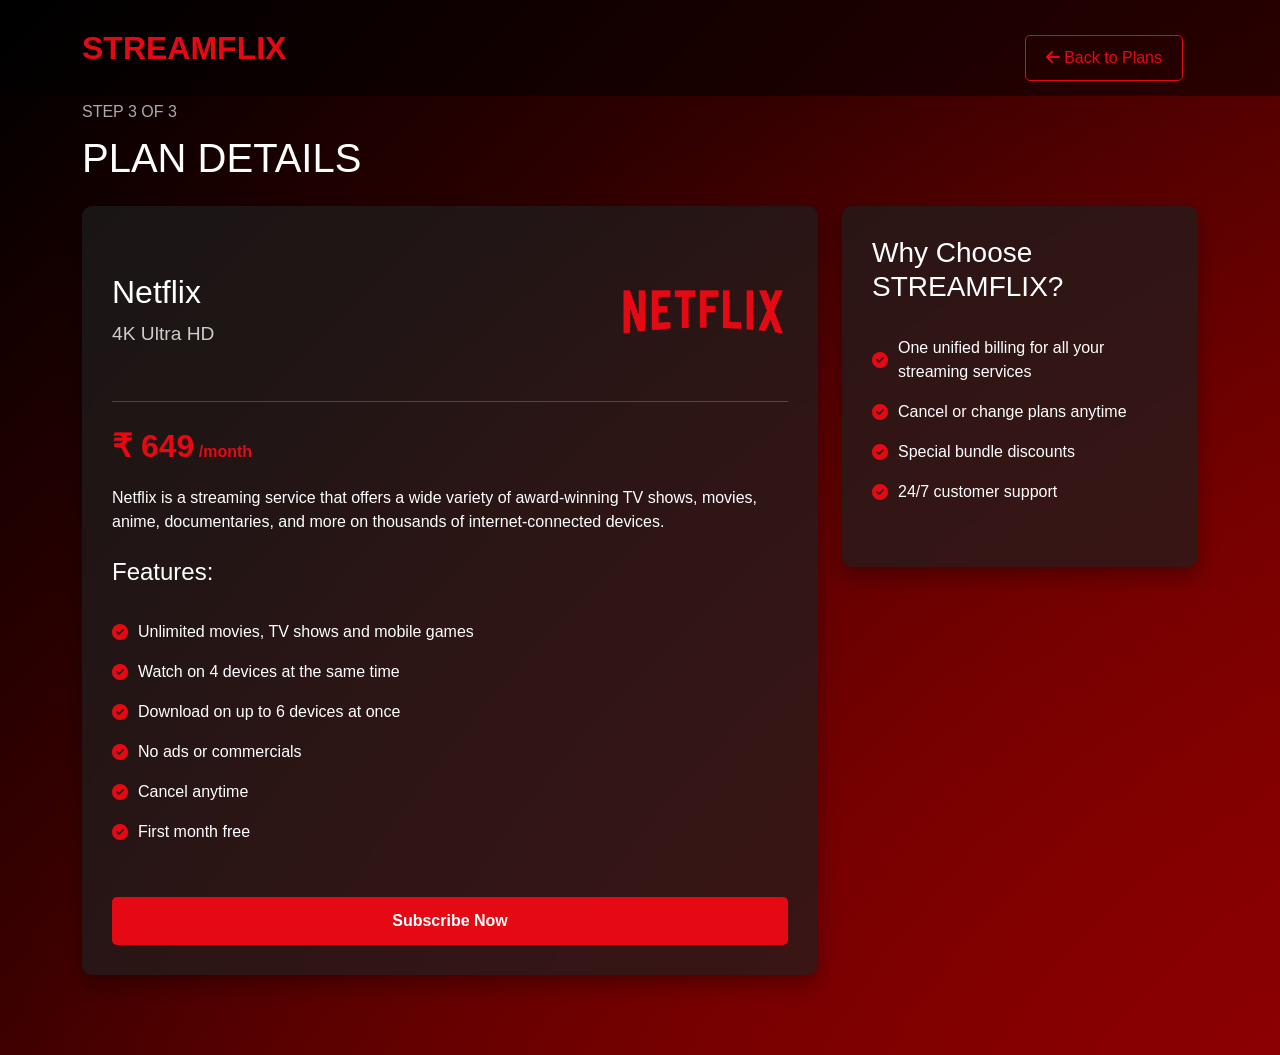
<file: netflix.html>
<!DOCTYPE html>
<html lang="en">
<head>
    <meta charset="UTF-8">
    <meta name="viewport" content="width=device-width, initial-scale=1.0">
    <title>STREAMFLIX - Plan Description</title>
    <link href="https://cdnjs.cloudflare.com/ajax/libs/bootstrap/5.3.0/css/bootstrap.min.css" rel="stylesheet">
    <style>
        body {
            background: linear-gradient(135deg, #000000, #8B0000);
            color: white;
            font-family: 'Arial', sans-serif;
            margin: 0;
            padding: 0;
            min-height: 100vh;
            position: relative;
            overflow-x: hidden;
        }

        /* Background Animation */
        body:before {
            content: '';
            position: absolute;
            top: 0;
            left: 0;
            right: 0;
            bottom: 0;
            background: radial-gradient(ellipse at bottom right, rgba(139, 0, 0, 0.8) 0%, rgba(0, 0, 0, 0) 70%);
            animation: gradientShift 10s ease infinite;
            z-index: -1;
        }

        @keyframes gradientShift {
            0% { opacity: 0.5; }
            50% { opacity: 0.8; }
            100% { opacity: 0.5; }
        }

        .header {
            background-color: rgba(0, 0, 0, 0.5);
            padding: 15px 0;
            position: fixed;
            width: 100%;
            top: 0;
            z-index: 1000;
        }

        .logo {
            font-size: 2rem;
            font-weight: bold;
            color: #E50914;
            text-decoration: none;
        }

        .main-content {
            padding-top: 100px;
            padding-bottom: 50px;
        }

        .plan-card {
            background-color: rgba(30, 30, 30, 0.7);
            border-radius: 10px;
            padding: 30px;
            margin-bottom: 30px;
            box-shadow: 0 10px 20px rgba(0, 0, 0, 0.3);
            backdrop-filter: blur(5px);
        }

        .plan-header {
            border-bottom: 1px solid rgba(255, 255, 255, 0.2);
            padding-bottom: 15px;
            margin-bottom: 20px;
            display: flex;
            justify-content: space-between;
            align-items: center;
        }

        .service-logo {
            width: 170px;
            height: 150px;
            object-fit: contain;
            border-radius: 10px;
        }

        .plan-price {
            font-size: 2rem;
            font-weight: bold;
            color: #E50914;
        }

        .plan-resolution {
            font-size: 1.2rem;
            color: #cccccc;
        }

        .feature-list {
            margin: 25px 0;
        }

        .feature-item {
            padding: 8px 0;
            display: flex;
            align-items: center;
        }

        .feature-item i {
            color: #E50914;
            margin-right: 10px;
        }

        .btn-subscribe {
            background-color: #E50914;
            color: white;
            border: none;
            padding: 12px 24px;
            font-weight: bold;
            border-radius: 5px;
            width: 100%;
            margin-top: 20px;
            transition: background-color 0.3s;
        }

        .btn-subscribe:hover {
            background-color: #B20710;
        }

        .btn-back {
            background-color: transparent;
            border: 1px solid #E50914;
            color: #E50914;
            padding: 10px 20px;
            border-radius: 5px;
            margin-top: 20px;
            margin-right: 15px;
        }

        .btn-back:hover {
            background-color: rgba(229, 9, 20, 0.1);
        }

        .step-indicator {
            color: #aaa;
            font-size: 1rem;
            margin-bottom: 10px;
        }

        /* Service-specific color themes */
        .netflix-theme .plan-price {
            color: #E50914;
        }
        
        .disney-theme .plan-price {
            color: #0063e5;
        }
        
        .hbo-theme .plan-price {
            color: #5822b4;
        }
        
        .amazon-theme .plan-price {
            color: #00A8E1;
        }
        
        .hulu-theme .plan-price {
            color: #1CE783;
        }
    </style>
    <link href="https://cdnjs.cloudflare.com/ajax/libs/font-awesome/6.0.0-beta3/css/all.min.css" rel="stylesheet">
</head>
<body>
    <!-- Header -->
    <header class="header">
        <div class="container">
            <div class="d-flex justify-content-between align-items-center">
                <a href="index.html" class="logo">STREAMFLIX</a>
                <button class="btn btn-back" onclick="window.history.back()">
                    <i class="fas fa-arrow-left"></i> Back to Plans
                </button>
            </div>
        </div>
    </header>

    <!-- Main Content -->
    <div class="container main-content">
        <div class="step-indicator">STEP 3 OF 3</div>
        <h1 class="mb-4">PLAN DETAILS</h1>
        
        <!-- Plan Description Card -->
        <div class="row">
            <div class="col-lg-8">
                <div id="planDetails" class="plan-card netflix-theme">
                    <!-- Content will be dynamically populated by JavaScript -->
                </div>
            </div>
            <div class="col-lg-4">
                <div class="plan-card">
                    <h3>Why Choose STREAMFLIX?</h3>
                    <div class="feature-list">
                        <div class="feature-item">
                            <i class="fas fa-check-circle"></i>
                            <span>One unified billing for all your streaming services</span>
                        </div>
                        <div class="feature-item">
                            <i class="fas fa-check-circle"></i>
                            <span>Cancel or change plans anytime</span>
                        </div>
                        <div class="feature-item">
                            <i class="fas fa-check-circle"></i>
                            <span>Special bundle discounts</span>
                        </div>
                        <div class="feature-item">
                            <i class="fas fa-check-circle"></i>
                            <span>24/7 customer support</span>
                        </div>
                    </div>
                </div>
            </div>
        </div>
    </div>

    <script src="https://cdnjs.cloudflare.com/ajax/libs/bootstrap/5.3.0/js/bootstrap.bundle.min.js"></script>
    <script>
        // Function to get URL parameters
        function getUrlParam(param) {
            const urlParams = new URLSearchParams(window.location.search);
            return urlParams.get(param);
        }

        // Sample plan data (in a real app, this would come from a database or API)
        const planData = {
            netflix: {
                name: "Netflix",
                price: "₹ 649",
                resolution: "4K Ultra HD",
                logo: "./img/netflix-logo.png", // Placeholder for Netflix logo
                themeClass: "netflix-theme",
                features: [
                    "Unlimited movies, TV shows and mobile games",
                    "Watch on 4 devices at the same time",
                    "Download on up to 6 devices at once",
                    "No ads or commercials",
                    "Cancel anytime",
                    "First month free"
                ],
                description: "Netflix is a streaming service that offers a wide variety of award-winning TV shows, movies, anime, documentaries, and more on thousands of internet-connected devices."
            },
            disney: {
                name: "Disney+",
                price: "$7.99",
                resolution: "Full HD",
                logo: "/api/placeholder/80/80", // Placeholder for Disney+ logo
                themeClass: "disney-theme",
                features: [
                    "Exclusive Disney, Pixar, Marvel, Star Wars content",
                    "Watch on 4 devices at the same time",
                    "Download and watch offline",
                    "GroupWatch feature",
                    "No ads (in basic plan)",
                    "Cancel anytime"
                ],
                description: "Disney+ is the streaming home for entertainment from Disney, Pixar, Marvel, Star Wars, and National Geographic."
            },
            hbo: {
                name: "HBO Max",
                price: "$14.99",
                resolution: "4K Ultra HD",
                logo: "/api/placeholder/80/80", // Placeholder for HBO Max logo
                themeClass: "hbo-theme",
                features: [
                    "Stream Warner Bros. movies same day as theaters",
                    "Entire HBO catalog + exclusive Max Originals",
                    "Watch on up to 3 devices at the same time",
                    "Create up to 5 personalized profiles",
                    "Download shows to watch offline",
                    "Cancel anytime"
                ],
                description: "HBO Max is a stand-alone streaming platform that bundles all of HBO together with even more TV favorites, blockbuster movies, and new Max Originals."
            },
            amazon: {
                name: "Amazon Prime Video",
                price: "$8.99",
                resolution: "Full HD",
                logo: "/api/placeholder/80/80", // Placeholder for Amazon logo
                themeClass: "amazon-theme",
                features: [
                    "Thousands of movies and TV shows",
                    "Amazon Original content",
                    "Watch on 3 devices at the same time",
                    "X-Ray feature for actor and music info",
                    "Includes free shipping with full Prime",
                    "Cancel anytime"
                ],
                description: "Prime Video is a streaming service featuring movies, TV shows, and Amazon Original content. It's included with an Amazon Prime membership or available as a standalone service."
            },
            hulu: {
                name: "Hulu",
                price: "$7.99",
                resolution: "Full HD",
                logo: "/api/placeholder/80/80", // Placeholder for Hulu logo
                themeClass: "hulu-theme",
                features: [
                    "Stream over 85,000 episodes of TV",
                    "Access to current season of many shows",
                    "Hulu original content",
                    "Create up to 6 profiles",
                    "Watch on 2 screens at once",
                    "Cancel anytime"
                ],
                description: "Hulu is the leading premium streaming service offering live and on-demand TV and movies, with and without commercials, both in and outside the home."
            },
        };

        // When the page loads, populate the plan details based on the URL parameter
        document.addEventListener('DOMContentLoaded', function() {
            // Get the selected service from URL parameter, default to netflix if not specified
            const service = getUrlParam('service') || 'netflix';
            
            // Get the plan data for the selected service
            const plan = planData[service];
            
            if (plan) {
                // Update the plan card with appropriate theme class
                const planCard = document.getElementById('planDetails');
                planCard.className = `plan-card ${plan.themeClass}`;
                
                // Build the HTML content for the plan details
                let html = `
                    <div class="plan-header">
                        <div>
                            <h2>${plan.name}</h2>
                            <div class="plan-resolution">${plan.resolution}</div>
                        </div>
                        <img src="${plan.logo}" alt="${plan.name} logo" class="service-logo">
                    </div>
                    <div class="plan-price mb-3">${plan.price}<span class="fs-6"> /month</span></div>
                    <p>${plan.description}</p>
                    <h4 class="mt-4">Features:</h4>
                    <div class="feature-list">`;
                
                // Add each feature as a list item
                plan.features.forEach(feature => {
                    html += `
                        <div class="feature-item">
                            <i class="fas fa-check-circle"></i>
                            <span>${feature}</span>
                        </div>`;
                });
                
                html += `
                    </div>
                    <a href="payment.html" button class="btn btn-subscribe">Subscribe Now</button>`;
                
                // Insert the HTML content into the plan details card
                planCard.innerHTML = html;
            }
        });
    </script>
</body>
</html>
</file>
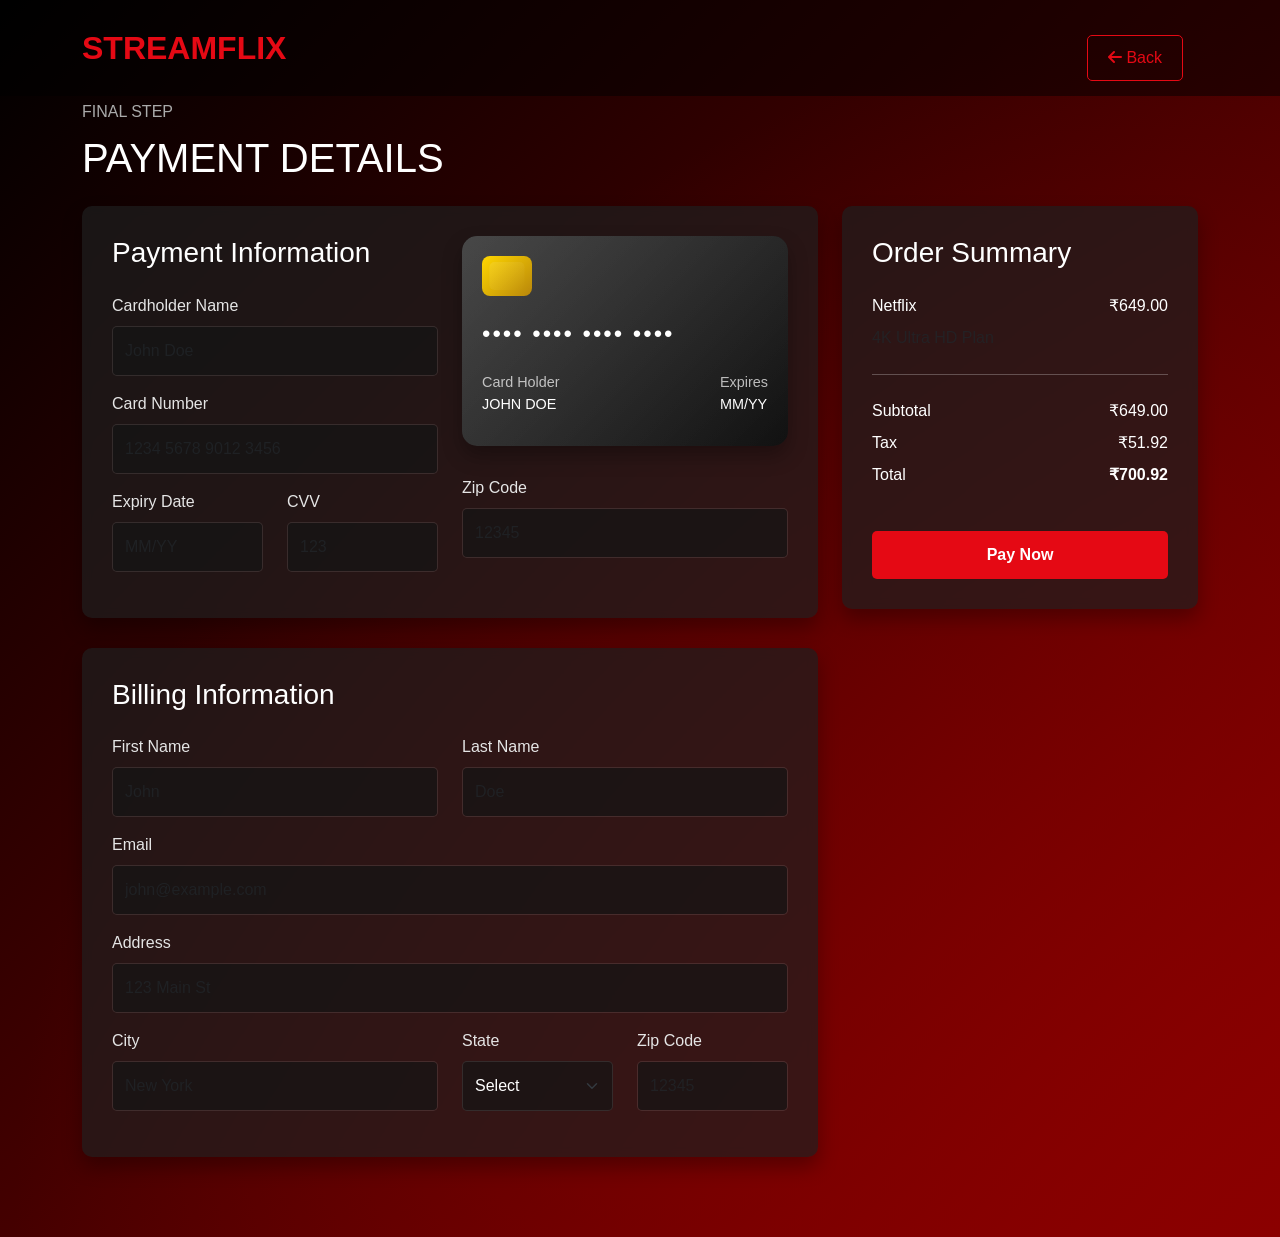
<file: payment.html>
<!DOCTYPE html>
<html lang="en">
<head>
    <meta charset="UTF-8">
    <meta name="viewport" content="width=device-width, initial-scale=1.0">
    <title>STREAMFLIX - Payment Gateway</title>
    <link href="https://cdnjs.cloudflare.com/ajax/libs/bootstrap/5.3.0/css/bootstrap.min.css" rel="stylesheet">
    <link href="https://cdnjs.cloudflare.com/ajax/libs/font-awesome/6.0.0-beta3/css/all.min.css" rel="stylesheet">
    <style>
        body {
            background: linear-gradient(135deg, #000000, #8B0000);
            color: white;
            font-family: 'Arial', sans-serif;
            margin: 0;
            padding: 0;
            min-height: 100vh;
            position: relative;
            overflow-x: hidden;
        }

        /* Background Animation */
        body:before {
            content: '';
            position: absolute;
            top: 0;
            left: 0;
            right: 0;
            bottom: 0;
            background: radial-gradient(ellipse at bottom right, rgba(139, 0, 0, 0.8) 0%, rgba(0, 0, 0, 0) 70%);
            animation: gradientShift 10s ease infinite;
            z-index: -1;
        }

        @keyframes gradientShift {
            0% { opacity: 0.5; }
            50% { opacity: 0.8; }
            100% { opacity: 0.5; }
        }

        .header {
            background-color: rgba(0, 0, 0, 0.5);
            padding: 15px 0;
            position: fixed;
            width: 100%;
            top: 0;
            z-index: 1000;
        }

        .logo {
            font-size: 2rem;
            font-weight: bold;
            color: #E50914;
            text-decoration: none;
        }

        .main-content {
            padding-top: 100px;
            padding-bottom: 50px;
        }

        .payment-card {
            background-color: rgba(30, 30, 30, 0.7);
            border-radius: 10px;
            padding: 30px;
            margin-bottom: 30px;
            box-shadow: 0 10px 20px rgba(0, 0, 0, 0.3);
            backdrop-filter: blur(5px);
        }

        .form-label {
            color: #e5e5e5;
            font-weight: 500;
        }

        .form-control, .form-select {
            background-color: rgba(20, 20, 20, 0.7);
            border: 1px solid rgba(255, 255, 255, 0.1);
            color: white;
            border-radius: 5px;
            padding: 12px;
        }

        .form-control:focus, .form-select:focus {
            background-color: rgba(30, 30, 30, 0.8);
            border-color: #E50914;
            box-shadow: 0 0 0 0.25rem rgba(229, 9, 20, 0.25);
            color: white;
        }

        .credit-card {
            background: linear-gradient(135deg, #333, #111);
            border-radius: 15px;
            padding: 20px;
            margin-bottom: 30px;
            height: 210px;
            position: relative;
            box-shadow: 0 10px 20px rgba(0, 0, 0, 0.3);
            overflow: hidden;
        }

        .credit-card:before {
            content: '';
            position: absolute;
            top: 0;
            right: 0;
            width: 100%;
            height: 100%;
            background: linear-gradient(135deg, rgba(255, 255, 255, 0.1), rgba(255, 255, 255, 0));
            border-radius: 15px;
        }

        .chip {
            width: 50px;
            height: 40px;
            background: linear-gradient(135deg, #FFD700, #B8860B);
            border-radius: 8px;
            margin-bottom: 20px;
            position: relative;
            overflow: hidden;
        }

        .chip:before {
            content: '';
            position: absolute;
            top: 50%;
            left: 50%;
            transform: translate(-50%, -50%);
            width: 70%;
            height: 70%;
            background: linear-gradient(135deg, rgba(255, 255, 255, 0.1), rgba(255, 255, 255, 0));
            border-radius: 5px;
        }

        .card-number {
            font-size: 1.5rem;
            letter-spacing: 2px;
            margin-bottom: 20px;
        }

        .card-details {
            display: flex;
            justify-content: space-between;
            font-size: 0.9rem;
        }

        .btn-pay {
            background-color: #E50914;
            color: white;
            border: none;
            padding: 12px 24px;
            font-weight: bold;
            border-radius: 5px;
            width: 100%;
            margin-top: 20px;
            transition: background-color 0.3s;
        }

        .btn-pay:hover {
            background-color: #B20710;
        }

        .btn-back {
            background-color: transparent;
            border: 1px solid #E50914;
            color: #E50914;
            padding: 10px 20px;
            border-radius: 5px;
            margin-top: 20px;
            margin-right: 15px;
        }

        .btn-back:hover {
            background-color: rgba(229, 9, 20, 0.1);
        }

        .step-indicator {
            color: #aaa;
            font-size: 1rem;
            margin-bottom: 10px;
        }

        .payment-success {
            position: fixed;
            top: 0;
            left: 0;
            width: 100%;
            height: 100%;
            background-color: rgba(0, 0, 0, 0.8);
            display: flex;
            justify-content: center;
            align-items: center;
            z-index: 2000;
            opacity: 0;
            visibility: hidden;
            transition: opacity 0.3s, visibility 0.3s;
        }

        .payment-success.show {
            opacity: 1;
            visibility: visible;
        }

        .success-card {
            background: linear-gradient(135deg, #111, #333);
            border-radius: 15px;
            padding: 40px;
            width: 90%;
            max-width: 500px;
            text-align: center;
            box-shadow: 0 15px 30px rgba(0, 0, 0, 0.5);
            transform: translateY(30px);
            opacity: 0;
            transition: transform 0.5s, opacity 0.5s;
            position: relative;
        }

        .payment-success.show .success-card {
            transform: translateY(0);
            opacity: 1;
        }

        .success-icon {
            width: 80px;
            height: 80px;
            background-color: #4BB543;
            border-radius: 50%;
            display: flex;
            justify-content: center;
            align-items: center;
            margin: 0 auto 20px;
        }

        .success-icon i {
            font-size: 40px;
            color: white;
        }

        .success-title {
            font-size: 1.8rem;
            margin-bottom: 10px;
            color: white;
        }

        .success-message {
            color: #ccc;
            margin-bottom: 20px;
        }

        .subscription-info {
            background-color: rgba(20, 20, 20, 0.7);
            border-radius: 10px;
            padding: 15px;
            margin-bottom: 20px;
        }

        .close-button {
            position: absolute;
            top: 15px;
            right: 15px;
            background: transparent;
            border: none;
            color: #aaa;
            font-size: 20px;
            cursor: pointer;
        }

        .close-button:hover {
            color: white;
        }

        .btn-continue {
            background-color: #E50914;
            color: white;
            border: none;
            padding: 12px 24px;
            font-weight: bold;
            border-radius: 5px;
            transition: background-color 0.3s;
        }

        .btn-continue:hover {
            background-color: #B20710;
        }
    </style>
</head>
<body>
    <!-- Header -->
    <header class="header">
        <div class="container">
            <div class="d-flex justify-content-between align-items-center">
                <a href="index.html" class="logo">STREAMFLIX</a>
                <button class="btn btn-back" onclick="window.history.back()">
                    <i class="fas fa-arrow-left"></i> Back
                </button>
            </div>
        </div>
    </header>

    <!-- Main Content -->
    <div class="container main-content">
        <div class="step-indicator">FINAL STEP</div>
        <h1 class="mb-4">PAYMENT DETAILS</h1>
        
        <div class="row">
            <div class="col-lg-8">
                <!-- Payment Form -->
                <div class="payment-card">
                    <div class="row">
                        <div class="col-md-6">
                            <h3 class="mb-4">Payment Information</h3>
                            <div class="mb-3">
                                <label for="cardName" class="form-label">Cardholder Name</label>
                                <input type="text" class="form-control" id="cardName" placeholder="John Doe">
                            </div>
                            <div class="mb-3">
                                <label for="cardNumber" class="form-label">Card Number</label>
                                <input type="text" class="form-control" id="cardNumber" placeholder="1234 5678 9012 3456">
                            </div>
                            <div class="row">
                                <div class="col-md-6 mb-3">
                                    <label for="expiryDate" class="form-label">Expiry Date</label>
                                    <input type="text" class="form-control" id="expiryDate" placeholder="MM/YY">
                                </div>
                                <div class="col-md-6 mb-3">
                                    <label for="cvv" class="form-label">CVV</label>
                                    <input type="text" class="form-control" id="cvv" placeholder="123">
                                </div>
                            </div>
                        </div>
                        <div class="col-md-6">
                            <div class="credit-card">
                                <div class="chip"></div>
                                <div class="card-number">•••• •••• •••• ••••</div>
                                <div class="card-details">
                                    <div>
                                        <div style="opacity: 0.7;">Card Holder</div>
                                        <div id="displayName">JOHN DOE</div>
                                    </div>
                                    <div>
                                        <div style="opacity: 0.7;">Expires</div>
                                        <div id="displayExpiry">MM/YY</div>
                                    </div>
                                </div>
                            </div>
                            <div class="mb-3">
                                <label for="zipCode" class="form-label">Zip Code</label>
                                <input type="text" class="form-control" id="zipCode" placeholder="12345">
                            </div>
                        </div>
                    </div>
                </div>

                <!-- Billing Information -->
                <div class="payment-card">
                    <h3 class="mb-4">Billing Information</h3>
                    <div class="row">
                        <div class="col-md-6 mb-3">
                            <label for="firstName" class="form-label">First Name</label>
                            <input type="text" class="form-control" id="firstName" placeholder="John">
                        </div>
                        <div class="col-md-6 mb-3">
                            <label for="lastName" class="form-label">Last Name</label>
                            <input type="text" class="form-control" id="lastName" placeholder="Doe">
                        </div>
                    </div>
                    <div class="mb-3">
                        <label for="email" class="form-label">Email</label>
                        <input type="email" class="form-control" id="email" placeholder="john@example.com">
                    </div>
                    <div class="mb-3">
                        <label for="address" class="form-label">Address</label>
                        <input type="text" class="form-control" id="address" placeholder="123 Main St">
                    </div>
                    <div class="row">
                        <div class="col-md-6 mb-3">
                            <label for="city" class="form-label">City</label>
                            <input type="text" class="form-control" id="city" placeholder="New York">
                        </div>
                        <div class="col-md-3 mb-3">
                            <label for="state" class="form-label">State</label>
                            <select class="form-select" id="state">
                                <option selected disabled>Select</option>
                                <option>NY</option>
                                <option>CA</option>
                                <option>TX</option>
                                <option>FL</option>
                                <option>IL</option>
                                <!-- Add more states as needed -->
                            </select>
                        </div>
                        <div class="col-md-3 mb-3">
                            <label for="zipCodeBilling" class="form-label">Zip Code</label>
                            <input type="text" class="form-control" id="zipCodeBilling" placeholder="12345">
                        </div>
                    </div>
                </div>
            </div>

            <div class="col-lg-4">
                <!-- Order Summary -->
                <div class="payment-card">
                    <h3 class="mb-4">Order Summary</h3>
                    <div id="orderDetails">
                        <!-- This will be populated by JavaScript -->
                    </div>
                    <hr class="my-4">
                    <div class="d-flex justify-content-between mb-2">
                        <div>Subtotal</div>
                        <div id="subtotal">₹0.00</div>
                    </div>
                    <div class="d-flex justify-content-between mb-2">
                        <div>Tax</div>
                        <div id="tax">₹0.00</div>
                    </div>
                    <div class="d-flex justify-content-between mb-4">
                        <div>Total</div>
                        <div id="total" class="fw-bold">₹0.00</div>
                    </div>
                    <button id="payNowBtn" class="btn btn-pay">Pay Now</button>
                </div>
            </div>
        </div>
    </div>

    <!-- Payment Success Modal -->
    <div id="paymentSuccess" class="payment-success">
        <div class="success-card">
            <button class="close-button" onclick="closeSuccessModal()">×</button>
            <div class="success-icon">
                <i class="fas fa-check"></i>
            </div>
            <h2 class="success-title">Payment Successful!</h2>
            <p class="success-message">Your subscription has been activated successfully.</p>
            <div class="subscription-info">
                <div class="row">
                    <div class="col-6 text-start">Service:</div>
                    <div id="serviceName" class="col-6 text-end fw-bold">Netflix</div>
                </div>
                <div class="row mt-2">
                    <div class="col-6 text-start">Plan:</div>
                    <div id="planType" class="col-6 text-end fw-bold">4K Ultra HD</div>
                </div>
                <div class="row mt-2">
                    <div class="col-6 text-start">Start Date:</div>
                    <div id="startDate" class="col-6 text-end fw-bold">Apr 26, 2025</div>
                </div>
                <div class="row mt-2">
                    <div class="col-6 text-start">Next Billing:</div>
                    <div id="nextBilling" class="col-6 text-end fw-bold">May 26, 2025</div>
                </div>
            </div>
            <button class="btn btn-continue" onclick="window.location.href='index.html'">Continue to STREAMFLIX</button>
        </div>
    </div>

    <script src="https://cdnjs.cloudflare.com/ajax/libs/bootstrap/5.3.0/js/bootstrap.bundle.min.js"></script>
    <script>
        // Function to get URL parameters
        function getUrlParam(param) {
            const urlParams = new URLSearchParams(window.location.search);
            return urlParams.get(param);
        }

        // Sample plan data (in a real app, this would come from a database or API)
        const planData = {
            netflix: {
                name: "Netflix",
                price: 649,
                resolution: "4K Ultra HD"
            },
            disney: {
                name: "Disney+",
                price: 249,
                resolution: "Full HD"
            },
            hbo: {
                name: "HBO Max",
                price: 169,
                resolution: "4K Ultra HD"
            },
            amazon: {
                name: "Amazon Prime Video",
                price: 249,
                resolution: "Full HD"
            },
            hulu: {
                name: "Hulu",
                price: 349,
                resolution: "Full HD"
            },
        };

        // When the page loads, populate the order details based on the URL parameter
        document.addEventListener('DOMContentLoaded', function() {
            // Get the selected service from URL parameter, default to netflix if not specified
            const service = getUrlParam('service') || 'netflix';
            
            // Get the plan data for the selected service
            const plan = planData[service];
            
            if (plan) {
                // Calculate tax and total
                const subtotal = plan.price;
                const tax = subtotal * 0.08; // 8% tax rate
                const total = subtotal + tax;
                
                // Update the order summary
                document.getElementById('orderDetails').innerHTML = `
                    <div class="d-flex justify-content-between mb-2">
                        <div>${plan.name}</div>
                        <div>₹${plan.price.toFixed(2)}</div>
                    </div>
                    <div class="text-muted mb-3">${plan.resolution} Plan</div>
                `;
                
                document.getElementById('subtotal').textContent = `₹${subtotal.toFixed(2)}`;
                document.getElementById('tax').textContent = `₹${tax.toFixed(2)}`;
                document.getElementById('total').textContent = `₹${total.toFixed(2)}`;
                
                // Set the subscription info in the success modal
                document.getElementById('serviceName').textContent = plan.name;
                document.getElementById('planType').textContent = plan.resolution;
                
                // Set the dates
                const today = new Date();
                const nextMonth = new Date(today);
                nextMonth.setMonth(today.getMonth() + 1);
                
                const formatDate = (date) => {
                    const options = { month: 'short', day: 'numeric', year: 'numeric' };
                    return date.toLocaleDateString('en-US', options);
                };
                
                document.getElementById('startDate').textContent = formatDate(today);
                document.getElementById('nextBilling').textContent = formatDate(nextMonth);
            }
            
            // Card display updates
            document.getElementById('cardName').addEventListener('input', function() {
                document.getElementById('displayName').textContent = this.value.toUpperCase() || 'JOHN DOE';
            });
            
            document.getElementById('expiryDate').addEventListener('input', function() {
                document.getElementById('displayExpiry').textContent = this.value || 'MM/YY';
            });
            
            // Pay Now button click event
            document.getElementById('payNowBtn').addEventListener('click', function() {
                // Show the success modal
                document.getElementById('paymentSuccess').classList.add('show');
            });
        });
        
        // Function to close the success modal
        function closeSuccessModal() {
            document.getElementById('paymentSuccess').classList.remove('show');
        }
    </script>
</body>
</html>
</file>
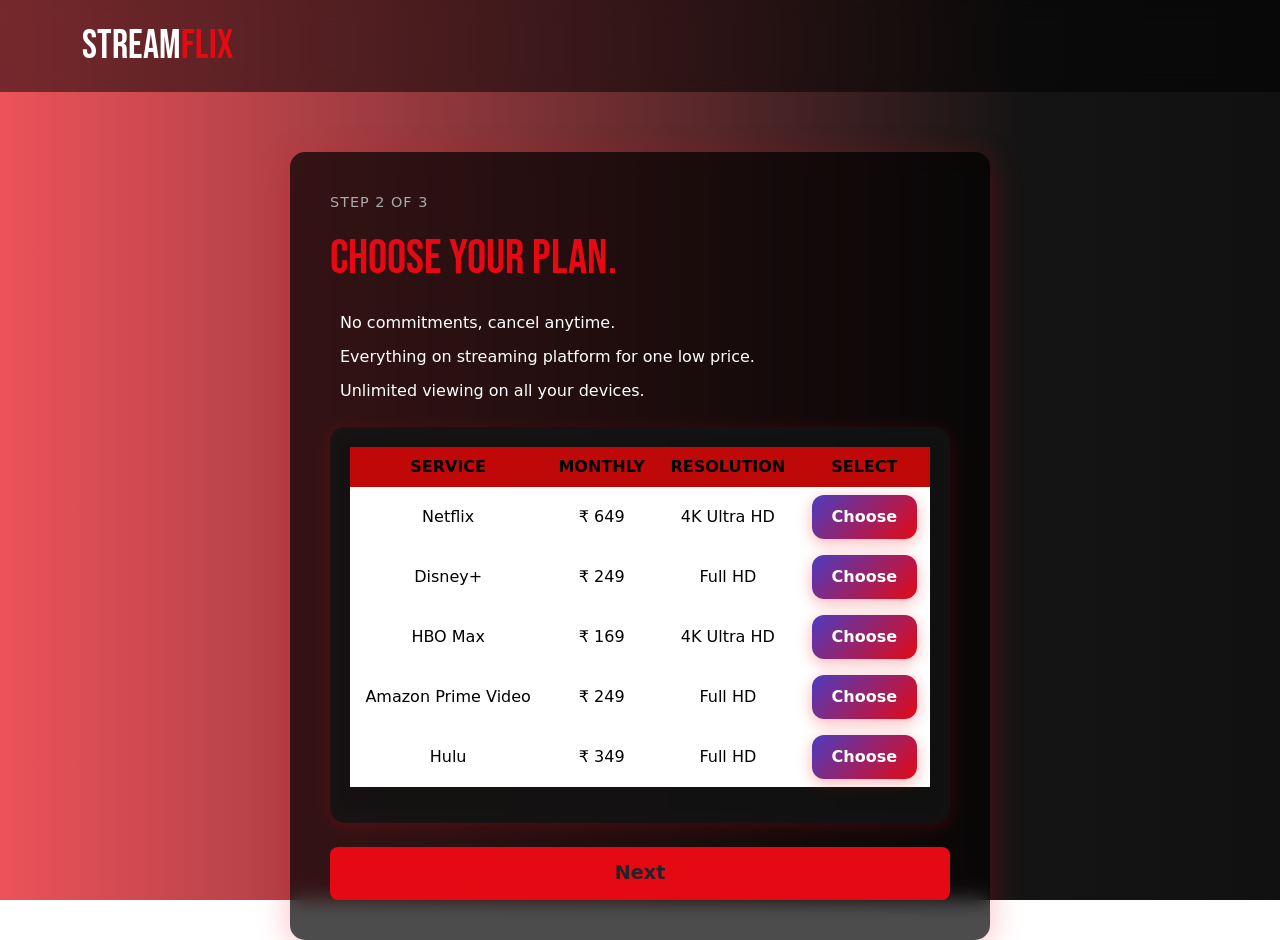
<file: plan.html>
<!DOCTYPE html>
<html lang="en">
<head>
  <meta charset="UTF-8">
  <meta name="viewport" content="width=device-width, initial-scale=1">
  <title>Choose Your Plan - StreamFlix</title>

  <!-- Bootstrap -->
  <link href="https://cdn.jsdelivr.net/npm/bootstrap@5.3.0/dist/css/bootstrap.min.css" rel="stylesheet">
  
  <!-- Google Font -->
  <link href="https://fonts.googleapis.com/css2?family=Bebas+Neue&display=swap" rel="stylesheet">

  <!-- Custom CSS -->
  <link rel="stylesheet" href="style/style.css">
</head>
<body>

<!-- Header -->
<header class="header">
  <div class="container d-flex align-items-center justify-content-between py-3">
    <div class="logo-text">Stream<span>Flix</span></div>
  </div>
</header>

<!-- Background Overlay -->
<div class="background-overlay">
  <div class="signup-container">
    <div class="step-info text-uppercase mb-3">Step 2 of 3</div>
    <h1 class="main-heading mb-4">Choose your plan.</h1>

    <ul class="features-list mb-4">
      <li><i class="bi bi-check-circle-fill"></i> No commitments, cancel anytime.</li>
      <li><i class="bi bi-check-circle-fill"></i> Everything on streaming platform for one low price.</li>
      <li><i class="bi bi-check-circle-fill"></i> Unlimited viewing on all your devices.</li>
    </ul>

    <div class="table-container">
      <table class="table table-hover text-center">
        <thead>
          <tr>
            <th>Service</th>
            <th>Monthly</th>
            <th>Resolution</th>
            <th>Select</th>
          </tr>
        </thead>
        <tbody>
          <tr>
            <td>Netflix</td>
            <td>₹ 649</td>
            <td>4K Ultra HD</td>
            <td><a href="netflix.html" class="btn btn-plan">Choose</button></a></td>
          </tr>
          <tr>
            <td>Disney+</td>
            <td>₹ 249</td>
            <td>Full HD</td>
            <td><a href="disney.html" class="btn btn-plan">Choose</button></td>
          </tr>
          <tr>
            <td>HBO Max</td>
            <td>₹ 169</td>
            <td>4K Ultra HD</td>
            <td><a href="hbo.html" button class="btn btn-plan">Choose</button></td>
          </tr>
          <tr>
            <td>Amazon Prime Video</td>
            <td>₹ 249</td>
            <td>Full HD</td>
            <td><a href ="amazonPrime.html" button class="btn btn-plan">Choose</button></td>
          </tr>
          <tr>
            <td>Hulu</td>
            <td>₹ 349</td>
            <td>Full HD</td>
            <td><a href="hulu.html" button class="btn btn-plan">Choose</button></td>
          </tr>
        </tbody>
      </table>
    </div>

    <button class="btn btn-continue w-100 mt-4">Next</button>
  </div>
</div>

<!-- Bootstrap JS -->
<script src="https://cdn.jsdelivr.net/npm/bootstrap@5.3.0/dist/js/bootstrap.bundle.min.js"></script>

</body>
</html>
</file>
<file: style/style.css>
/* Background Animation */
body {
    background: linear-gradient(to right, rgba(229,9,20,0.7) 0%, rgba(20,20,20,1) 40%, rgba(0,0,0,1) 100%);
    background-size: 200% 100%;
    background-position: left center;
    background-attachment: fixed;
    animation: moveBackground 20s ease-in-out infinite alternate;
    min-height: 100vh;
    overflow-x: hidden;
  }
  
  @keyframes moveBackground {
    0% {
      background-position: left center;
    }
    100% {
      background-position: right center;
    }
  }
  
  /* Header */
  .header {
    position: sticky;
    top: 0;
    width: 100%;
    z-index: 1000;
    background: rgba(0, 0, 0, 0.5);
    backdrop-filter: blur(10px);
  }
  
  .logo-text {
    font-family: 'Bebas Neue', sans-serif;
    font-size: 2.5rem;
    color: white;
  }
  
  .logo-text span {
    color: #e50914;
  }
  
  /* Signup Card */
  .signup-card {
    max-width: 600px;
    background: rgba(0, 0, 0, 0.6);
    backdrop-filter: blur(10px);
    border-radius: 15px;
    color: #fff;
    padding: 40px;
    box-shadow: 0 8px 32px 0 rgba(229,9,20,0.2);
  }
  
  /* Continue Button */
  .btn-continue {
    background-color: #e50914;
    border: none;
    padding: 12px;
    font-size: 1.2rem;
    font-weight: bold;
    border-radius: 8px;
    transition: background 0.3s ease, transform 0.3s ease;
  }
  
  .btn-continue:hover {
    background-color: #b00610;
    transform: scale(1.02);
  }
  
  /* Input Style */
  input.form-control {
    padding: 15px;
    background: rgba(24,24,24,0.8);
    color: white;
    border: none;
    border-radius: 8px;
  }
  
  input.form-control::placeholder {
    color: #ccc;
  }
  
  /* Reuse Plan Page styles below (already given) */
  .signup-container {
    max-width: 700px;
    margin: auto;
    padding: 40px;
    background: rgba(0, 0, 0, 0.7);
    backdrop-filter: blur(10px);
    border-radius: 15px;
    box-shadow: 0 8px 32px 0 rgba(229,9,20,0.25);
    color: #fff;
    margin-top: 60px;
  }
  
  .step-info {
    font-size: 0.9rem;
    color: #aaa;
    letter-spacing: 1px;
  }
  
  .main-heading {
    font-family: 'Bebas Neue', sans-serif;
    font-size: 3rem;
    color: #e50914;
  }
  
  .features-list {
    list-style: none;
    padding: 0;
    font-size: 1rem;
  }
  
  .features-list li {
    margin-bottom: 10px;
  }
  
  .features-list i {
    color: #e50914;
    margin-right: 10px;
  }
  
  .table-container {
    background: rgba(24, 24, 24, 0.7);
    backdrop-filter: blur(8px);
    padding: 20px;
    border-radius: 15px;
    box-shadow: 0 4px 16px 0 rgba(229,9,20,0.2);
  }
  
  .table {
    color: #ffffff;
  }
  
  .table thead th {
    background-color: rgb(235 7 7 / 80%);
    border: none;
    text-transform: uppercase;
  }
  
  .table tbody tr:hover {
    background-color: rgba(229,9,20,0.1);
    transform: scale(1.01);
  }
  
  .table th, .table td {
    border: none;
    vertical-align: middle;
  }
  
  .btn-plan {
  background: linear-gradient(135deg, #4b3cc0 0%, #e50914 100%);
  color: white;
  border: none;
  padding: 10px 20px;
  border-radius: 12px;
  transition: background 0.4s ease, transform 0.3s ease, box-shadow 0.3s ease;
  font-weight: bold;
  font-size: 1rem;
  box-shadow: 0 4px 15px rgba(229,9,20,0.3);
}

.btn-plan:hover {
  transform: scale(1.05);
  box-shadow: 0 6px 20px rgba(229,9,20,0.4);
  background: linear-gradient(135deg, #5c4dd6 0%, #ff0d17 100%);
}
</file>
